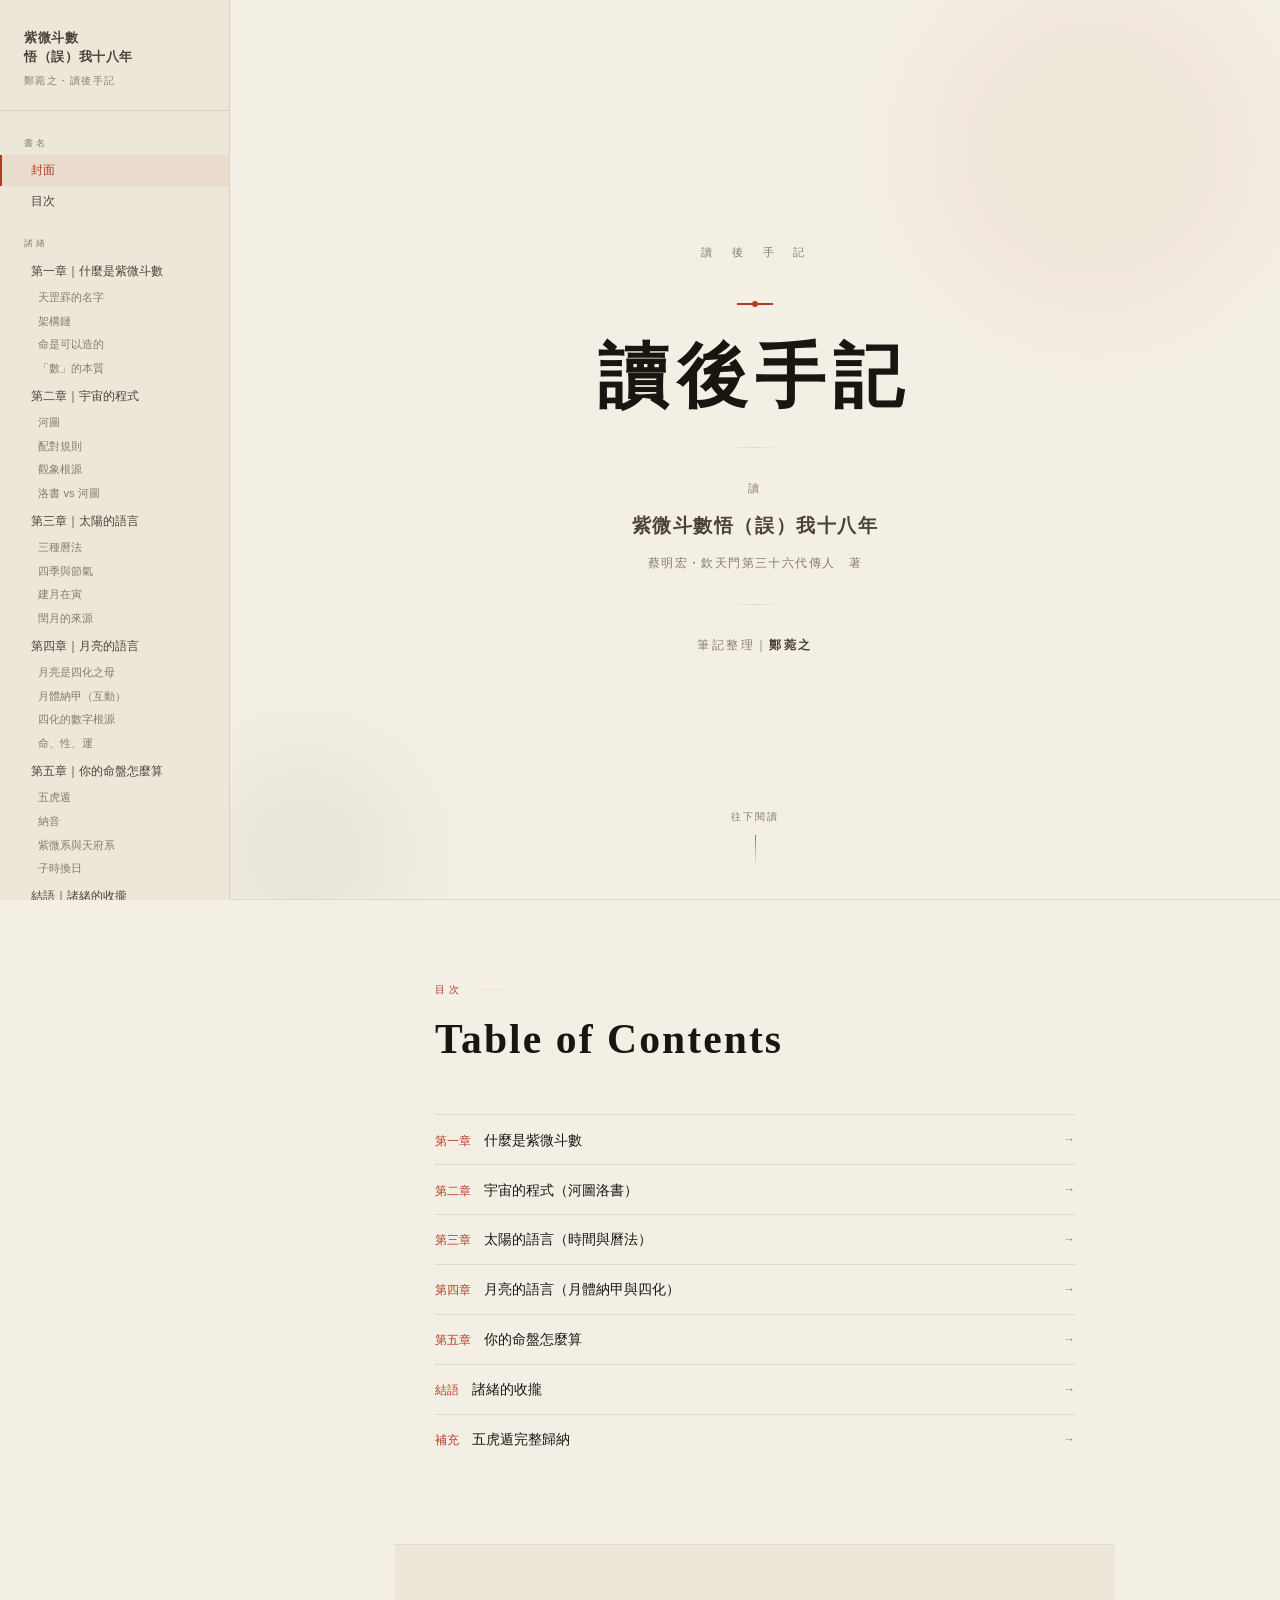
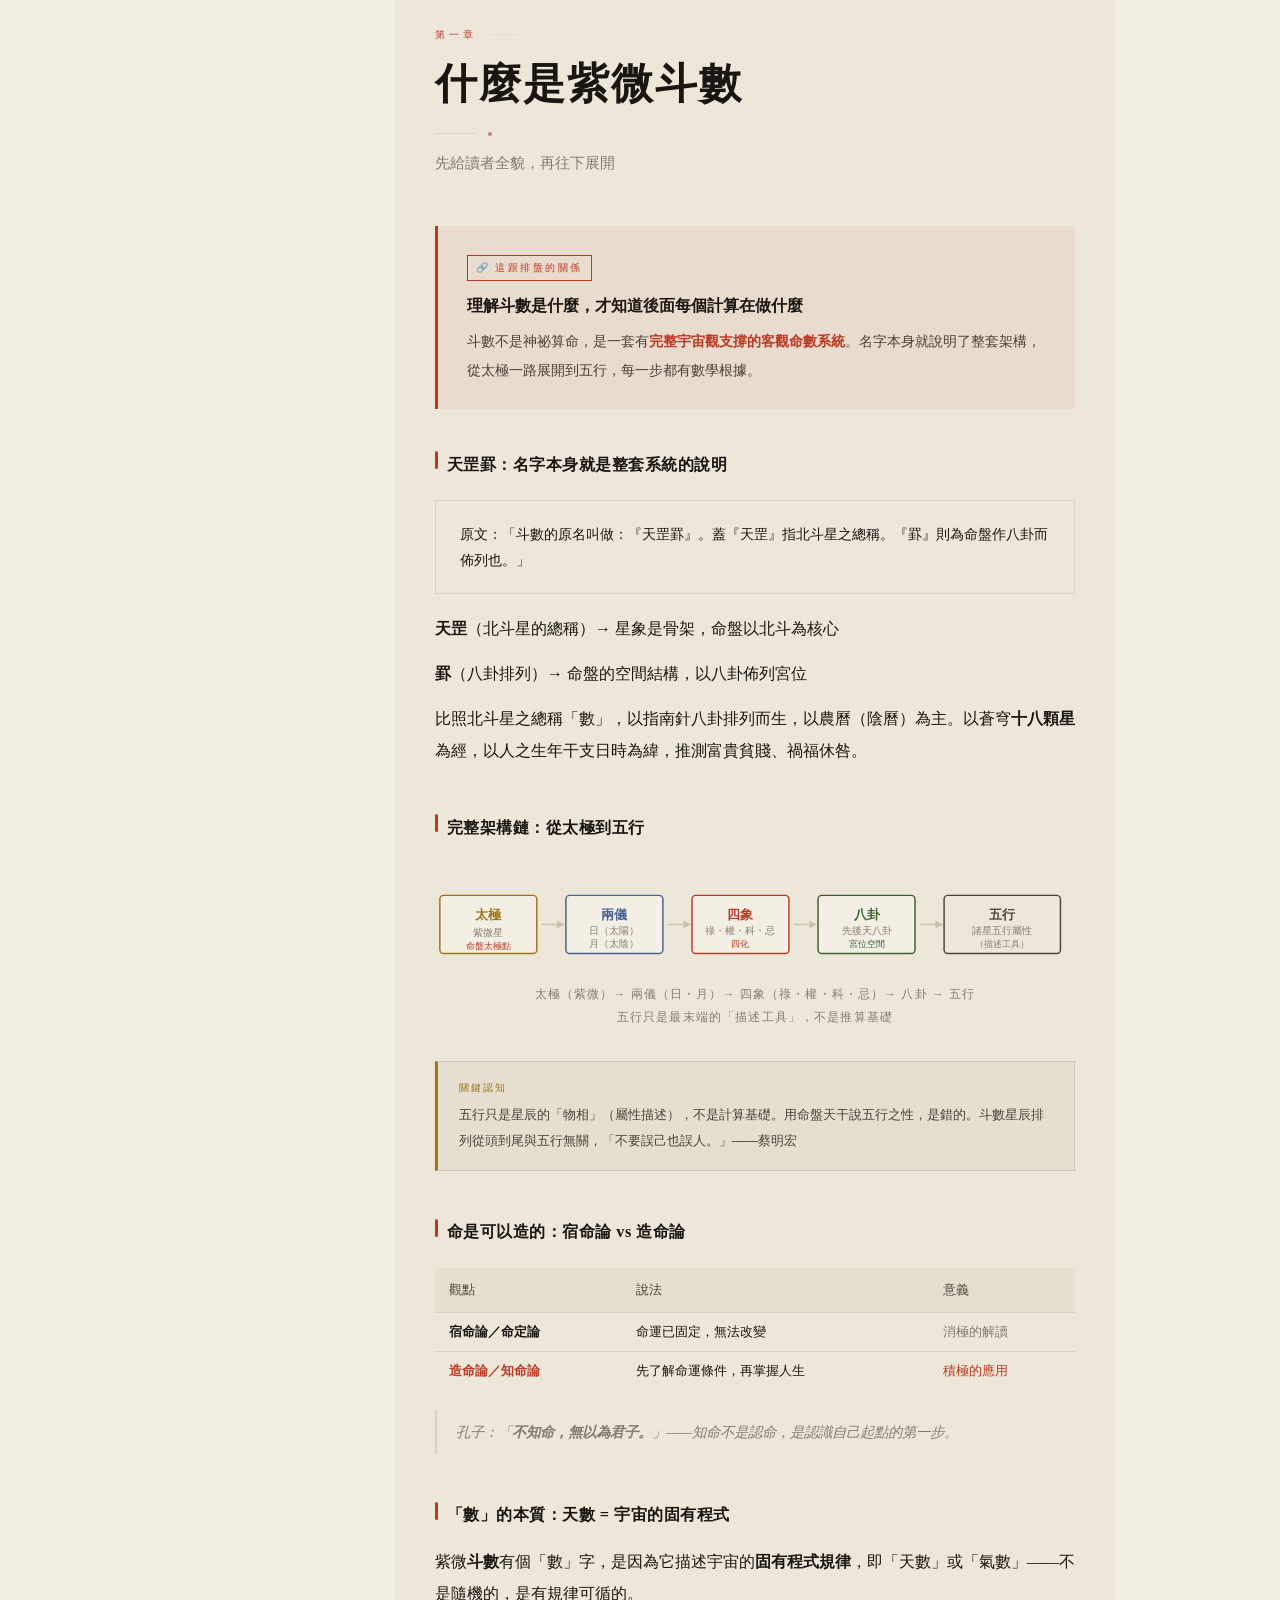
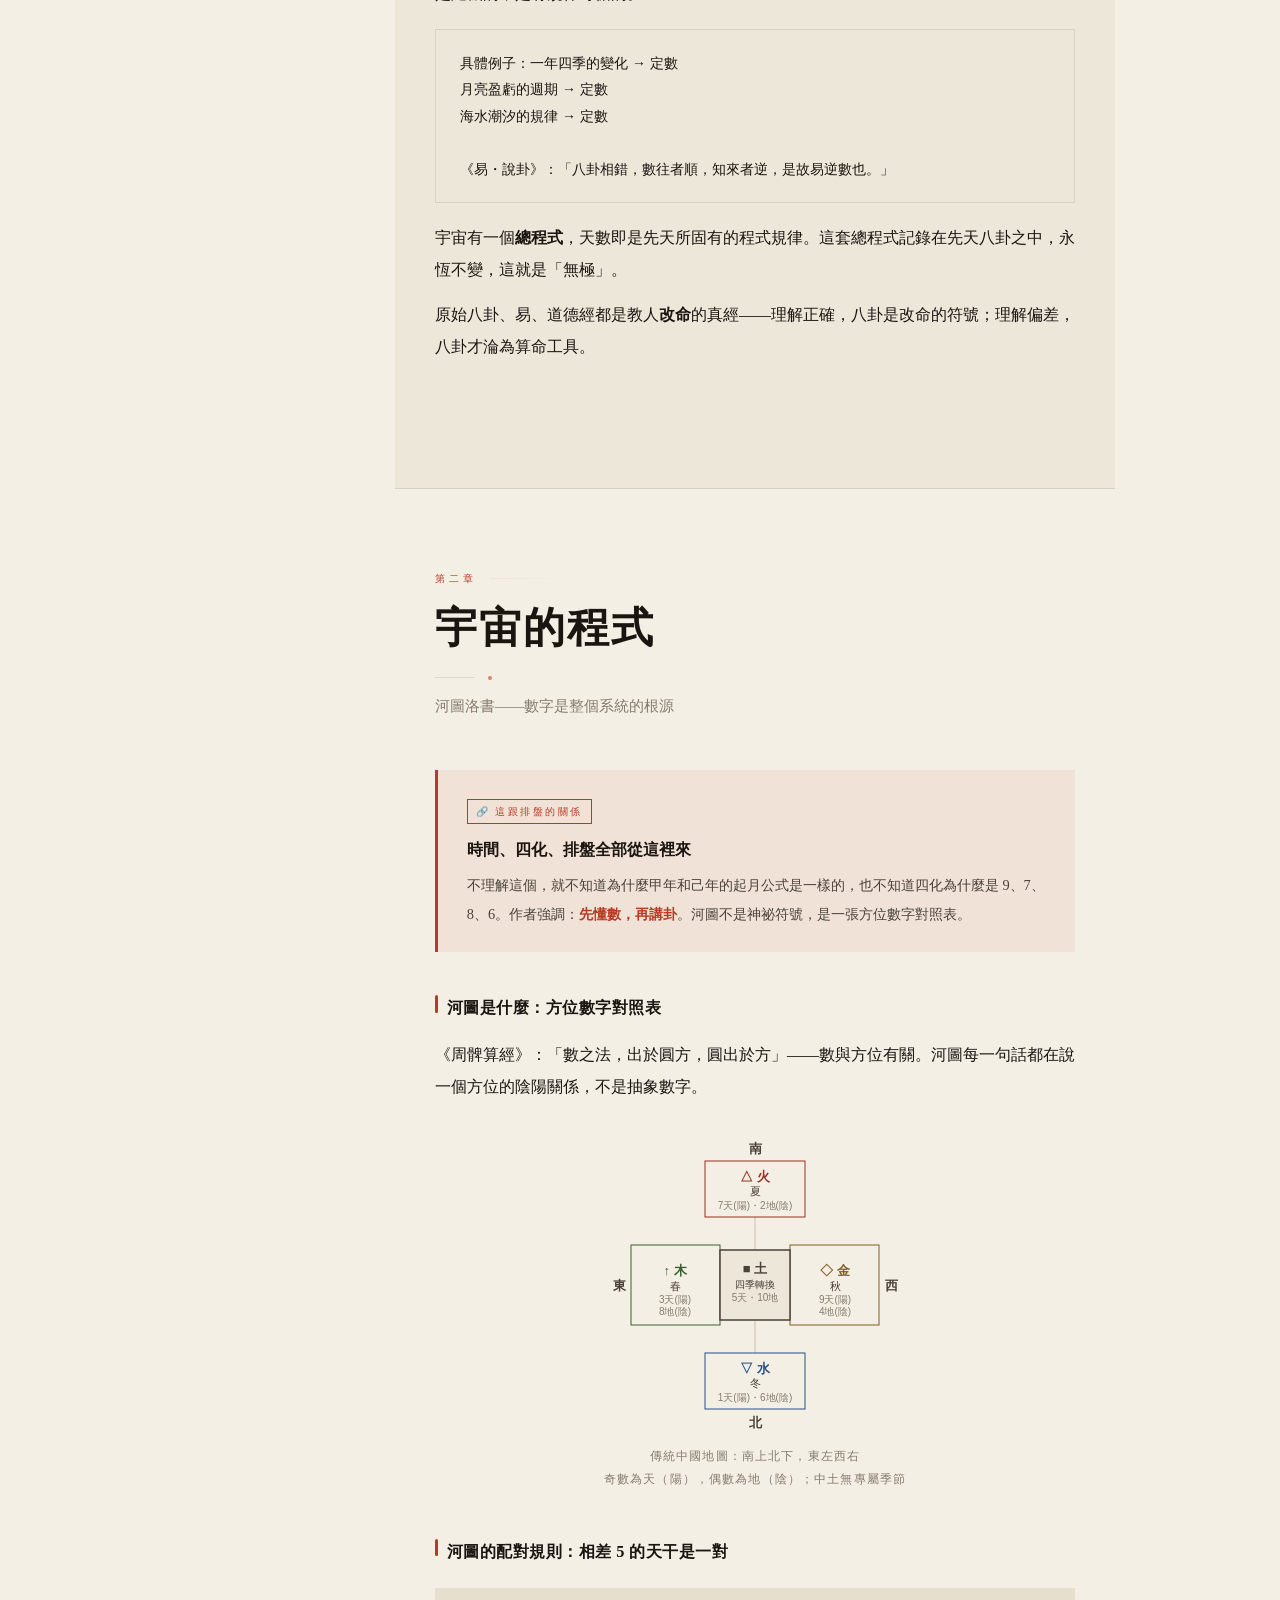
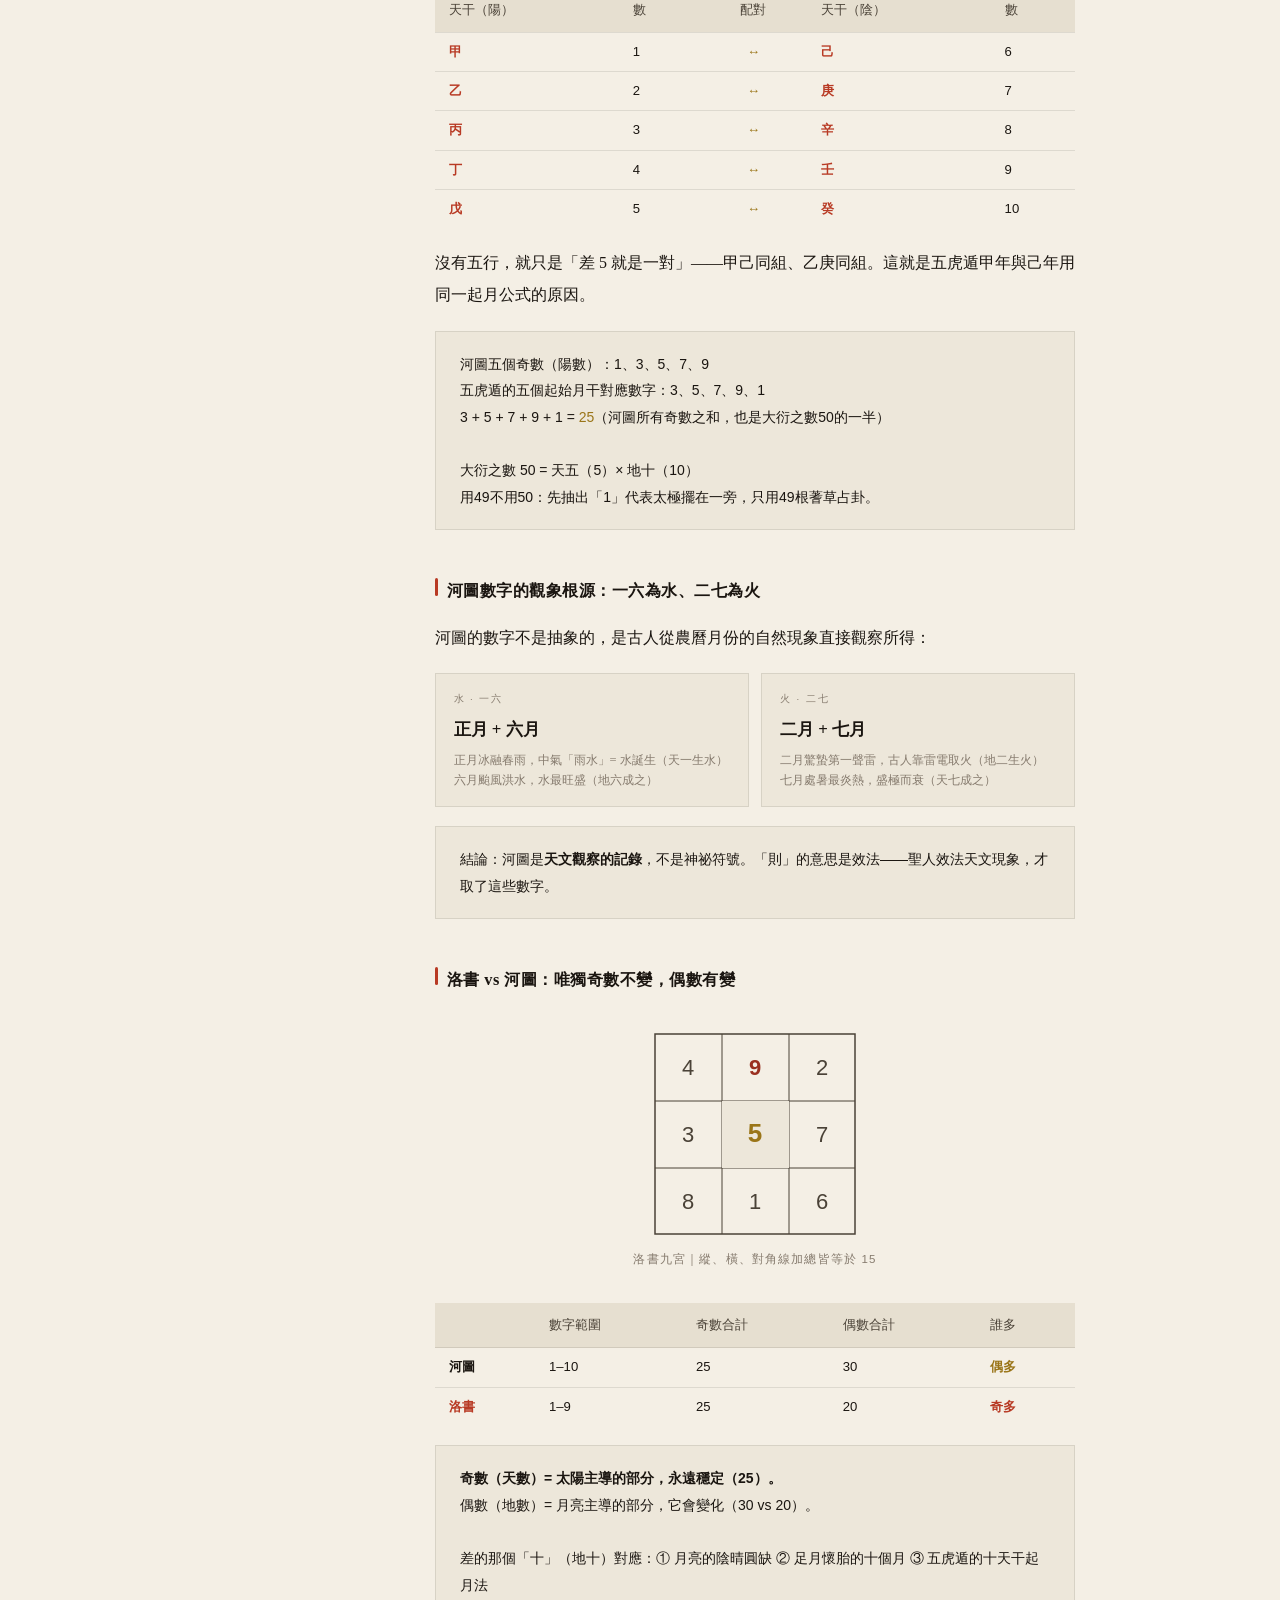
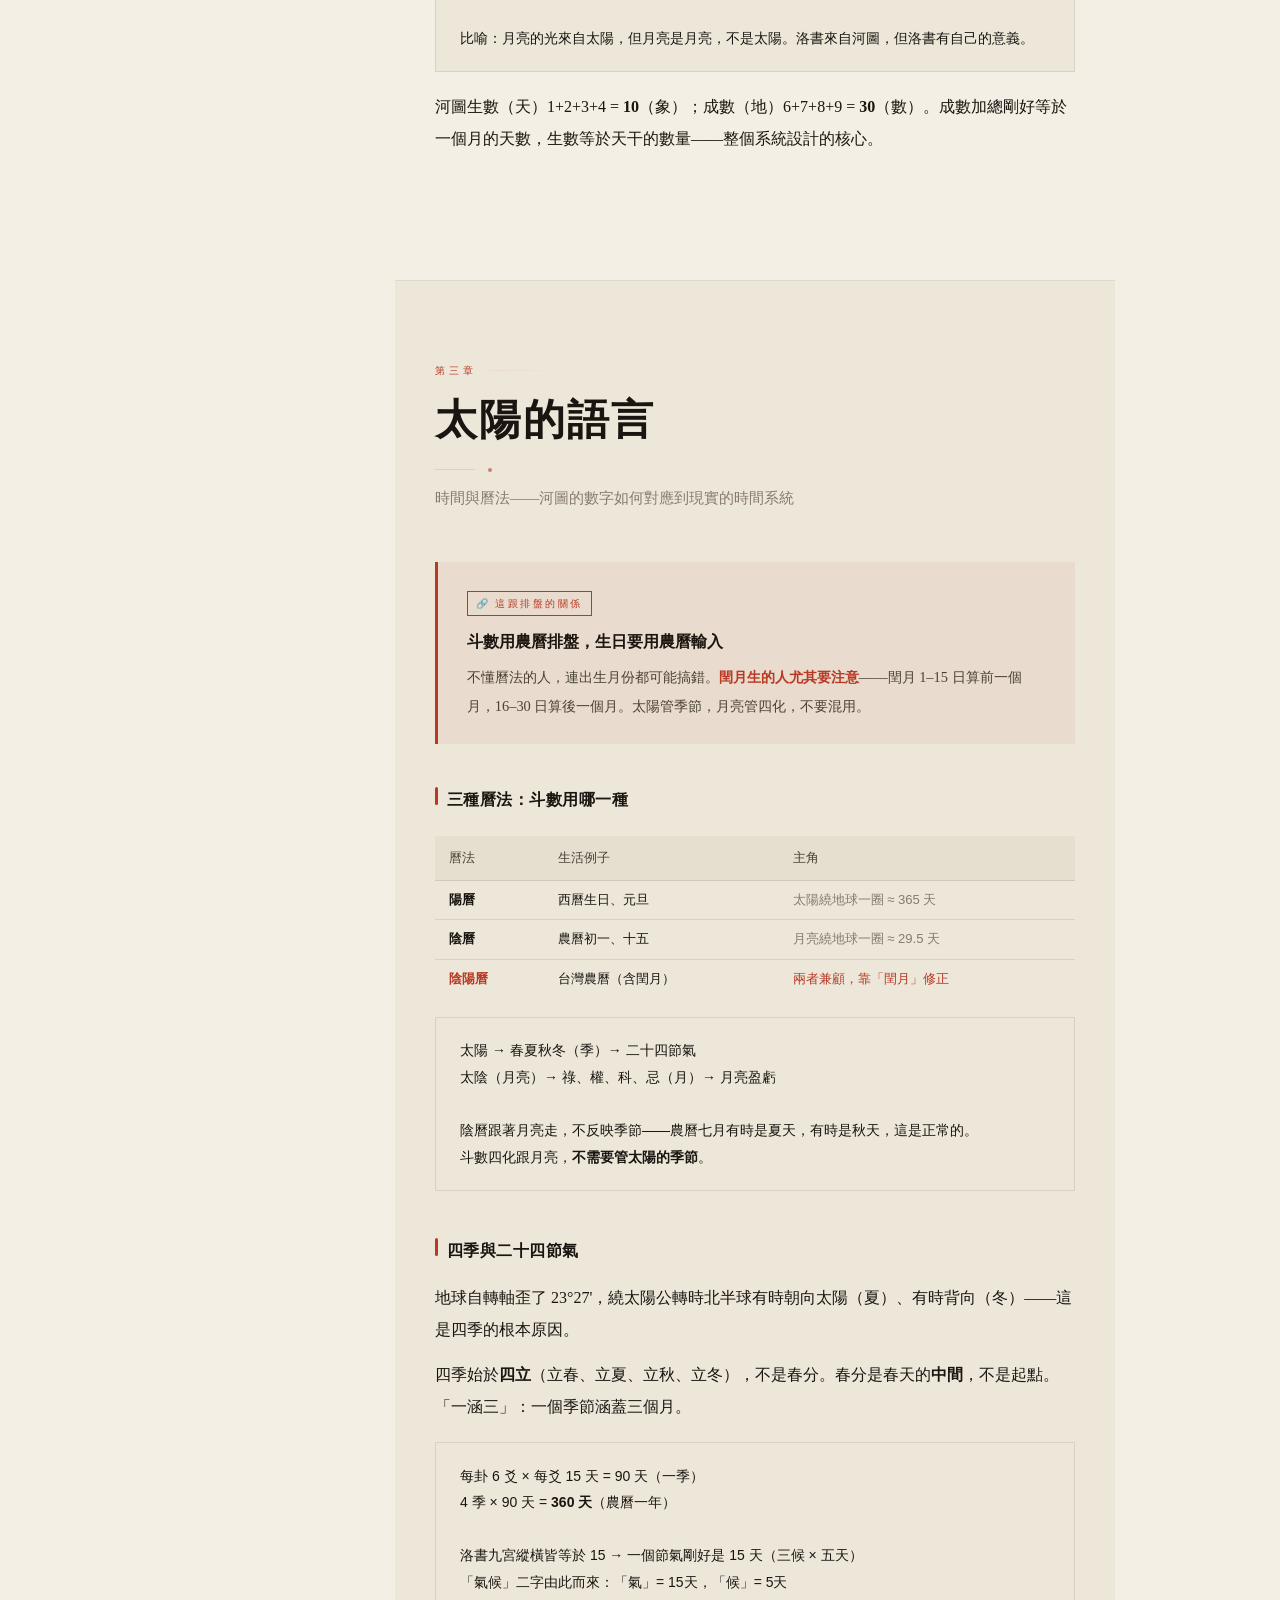
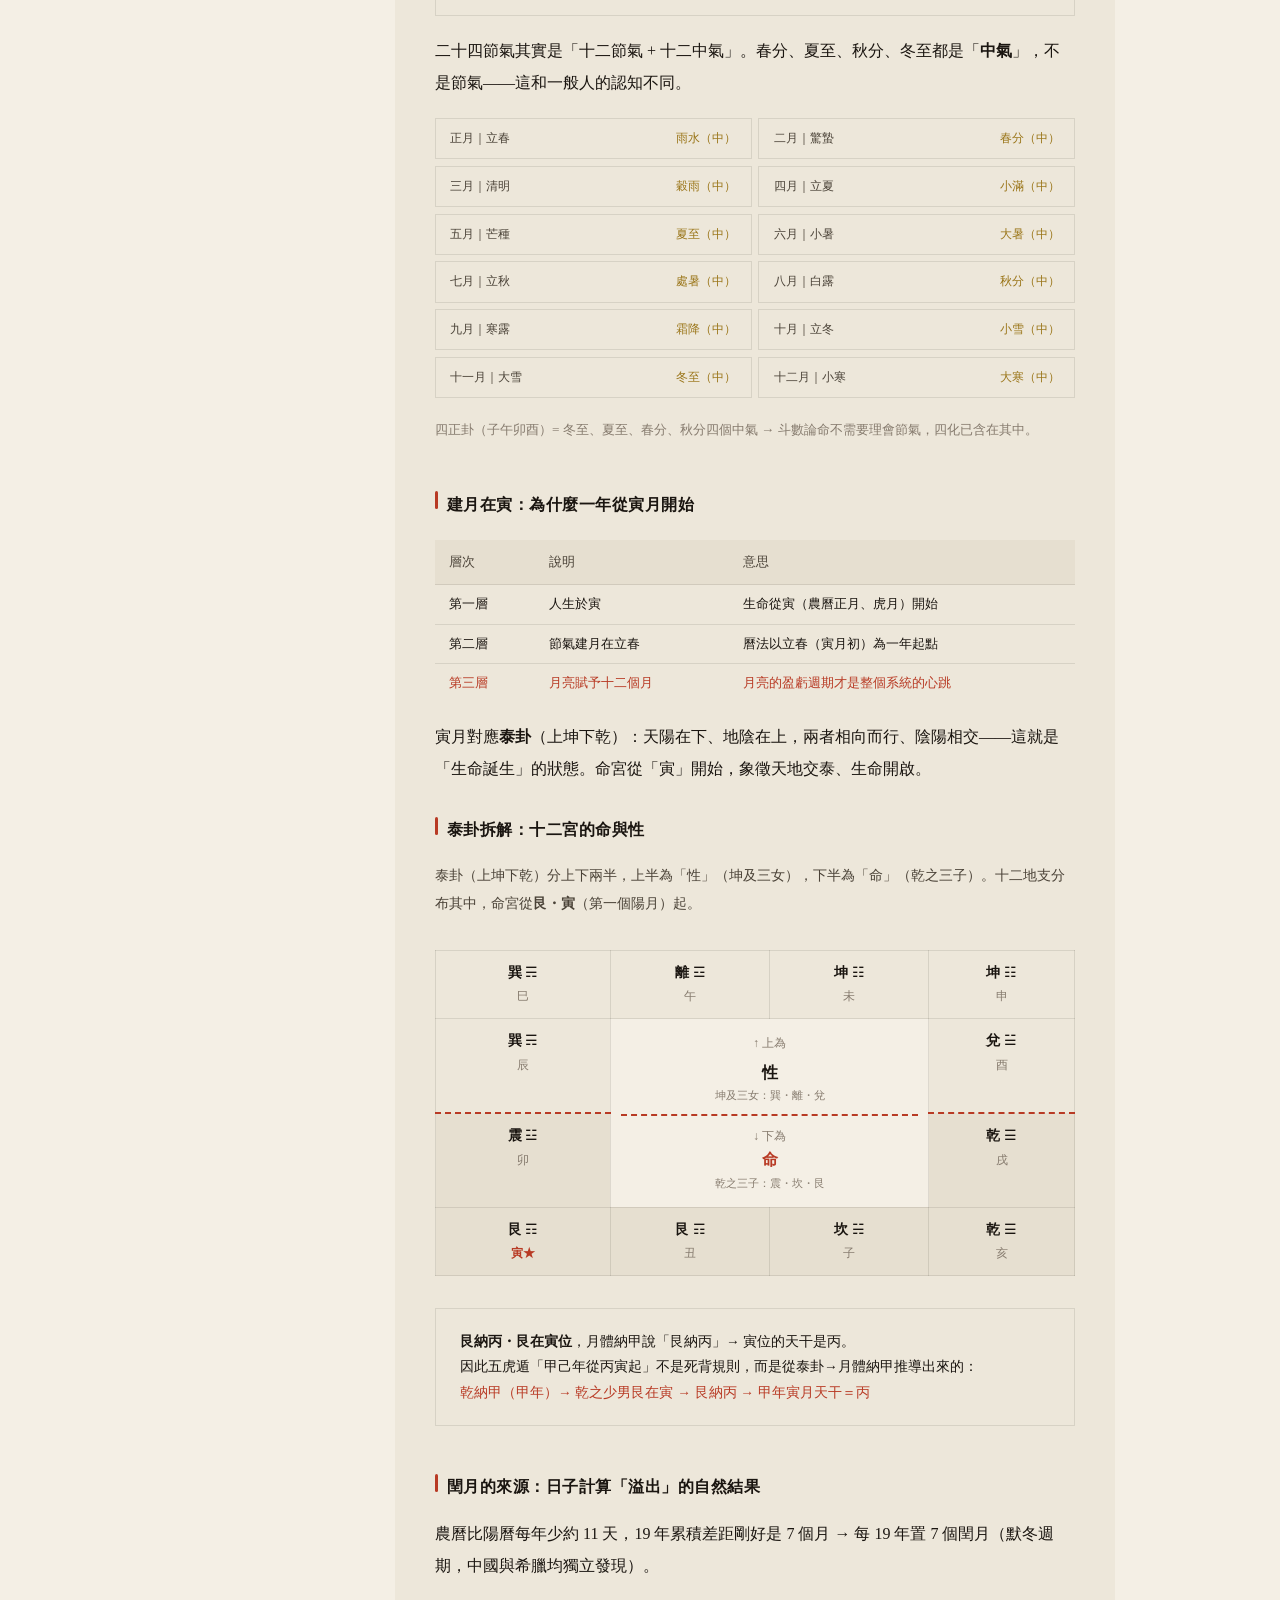
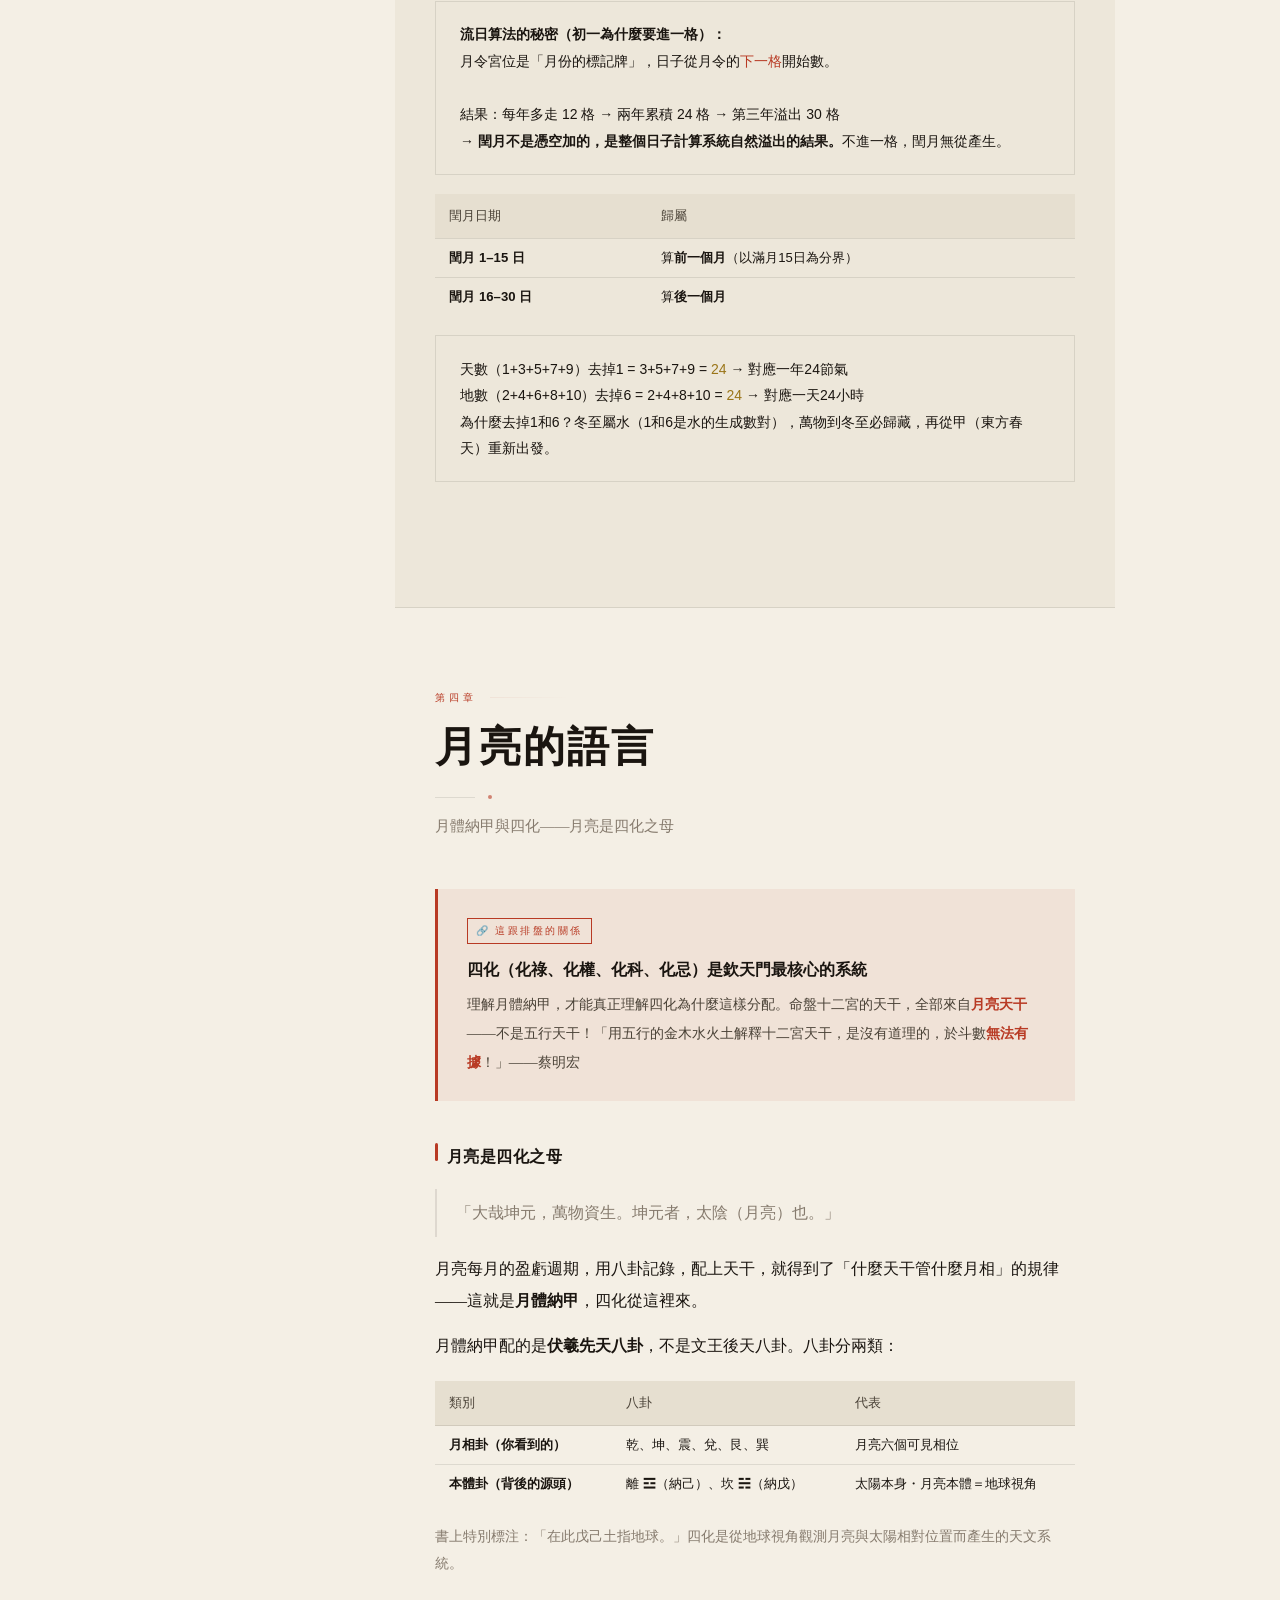
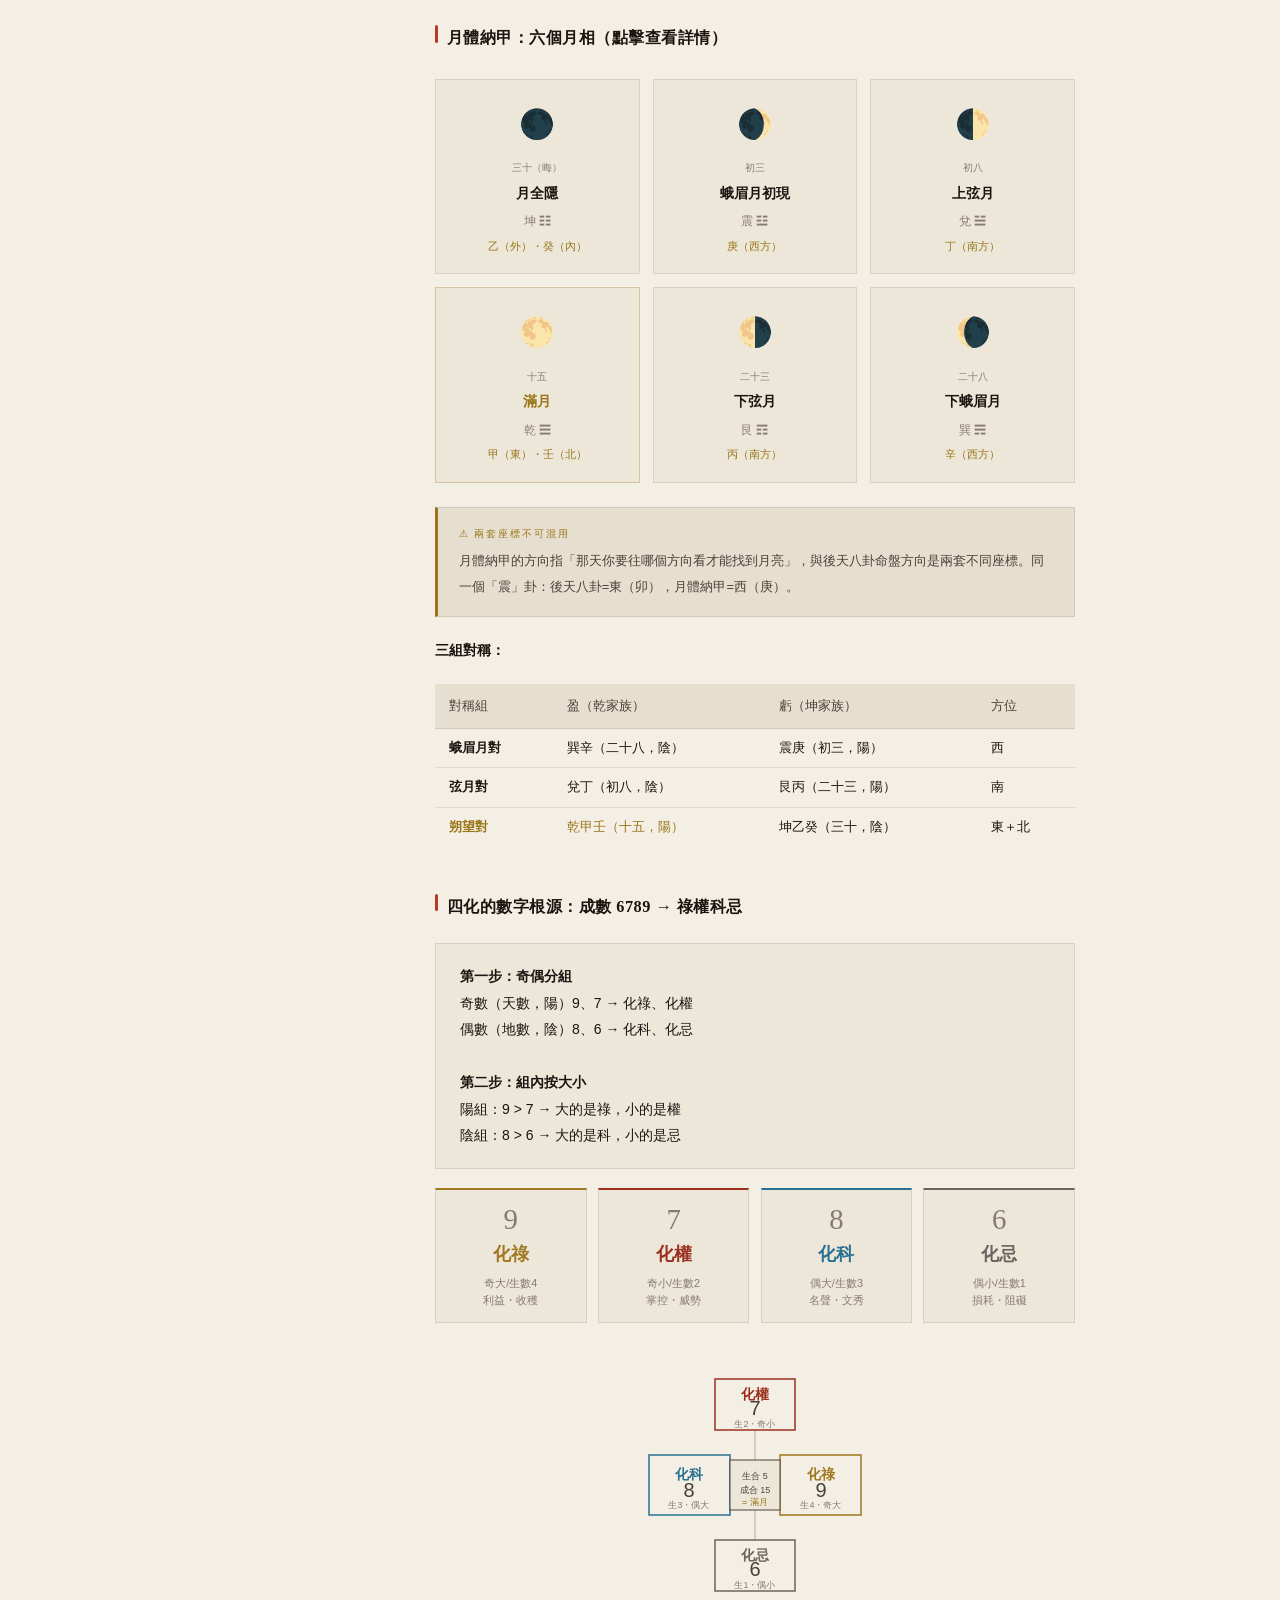
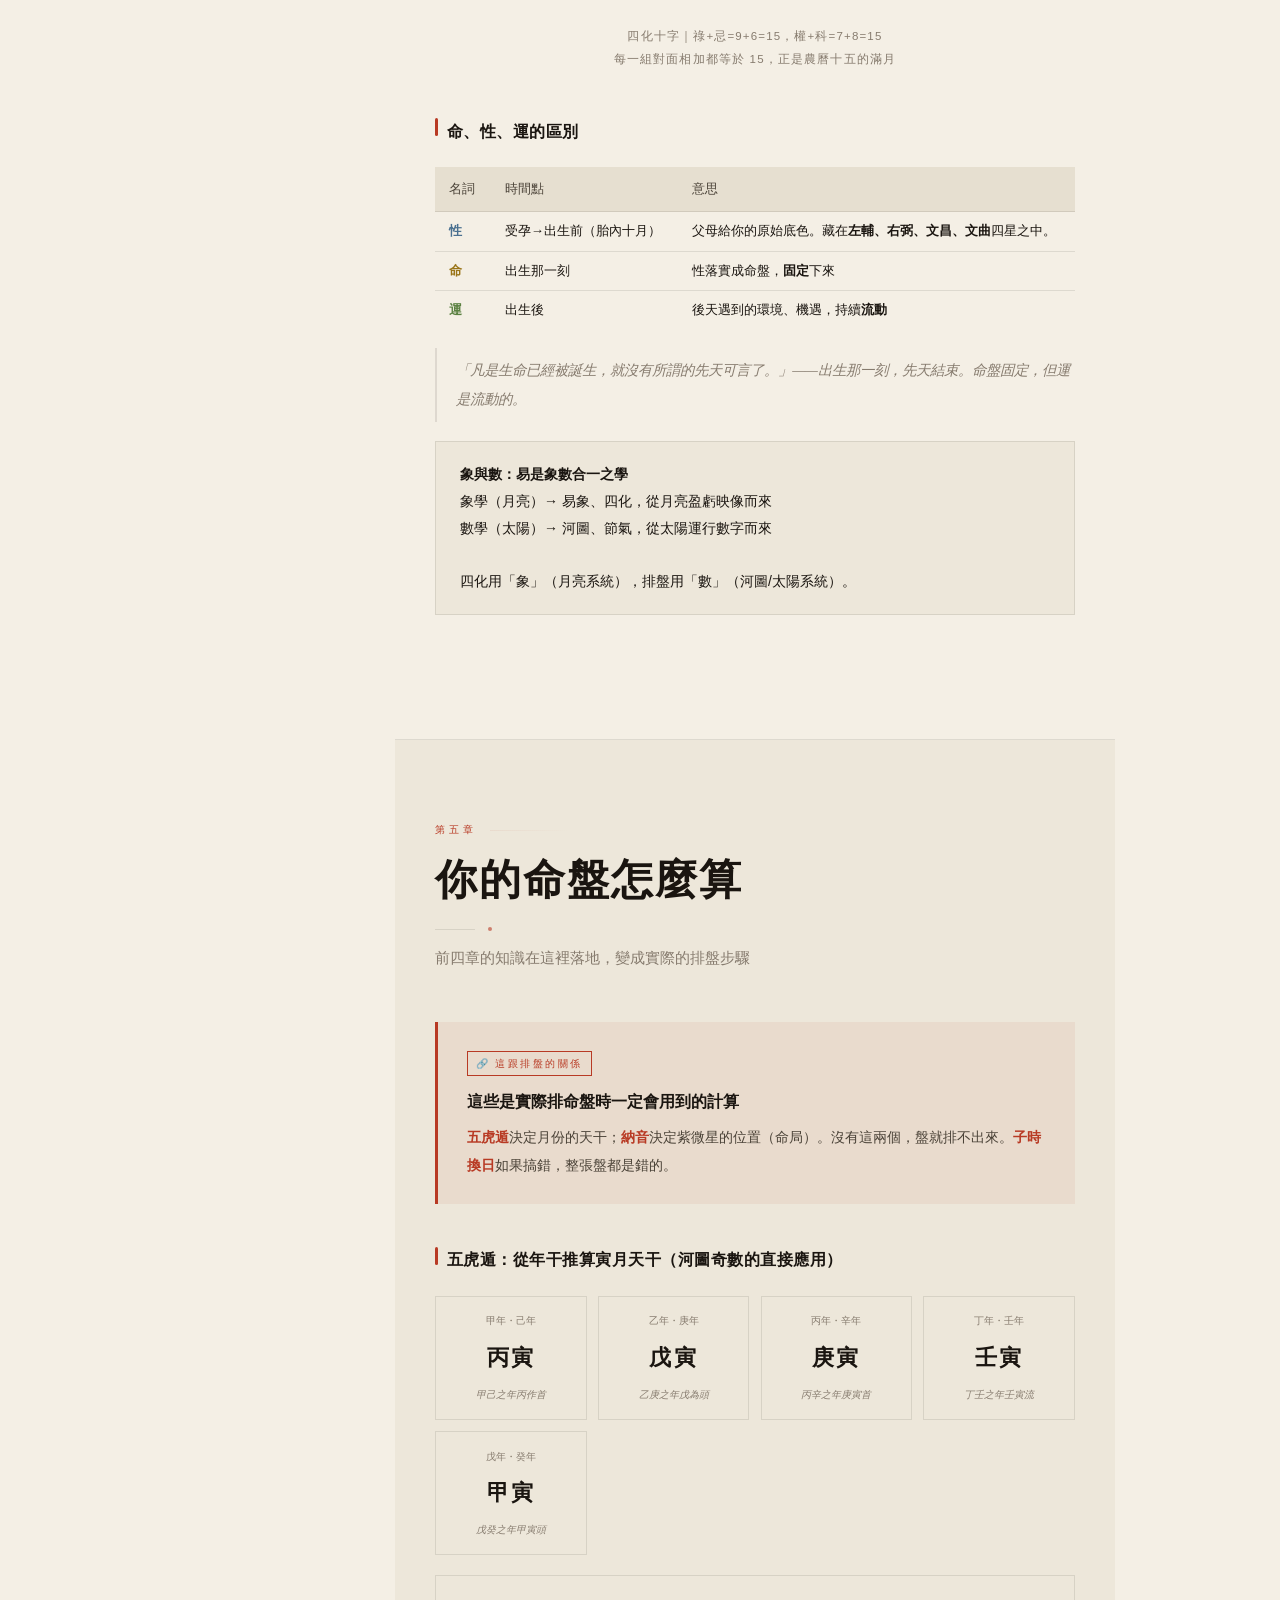
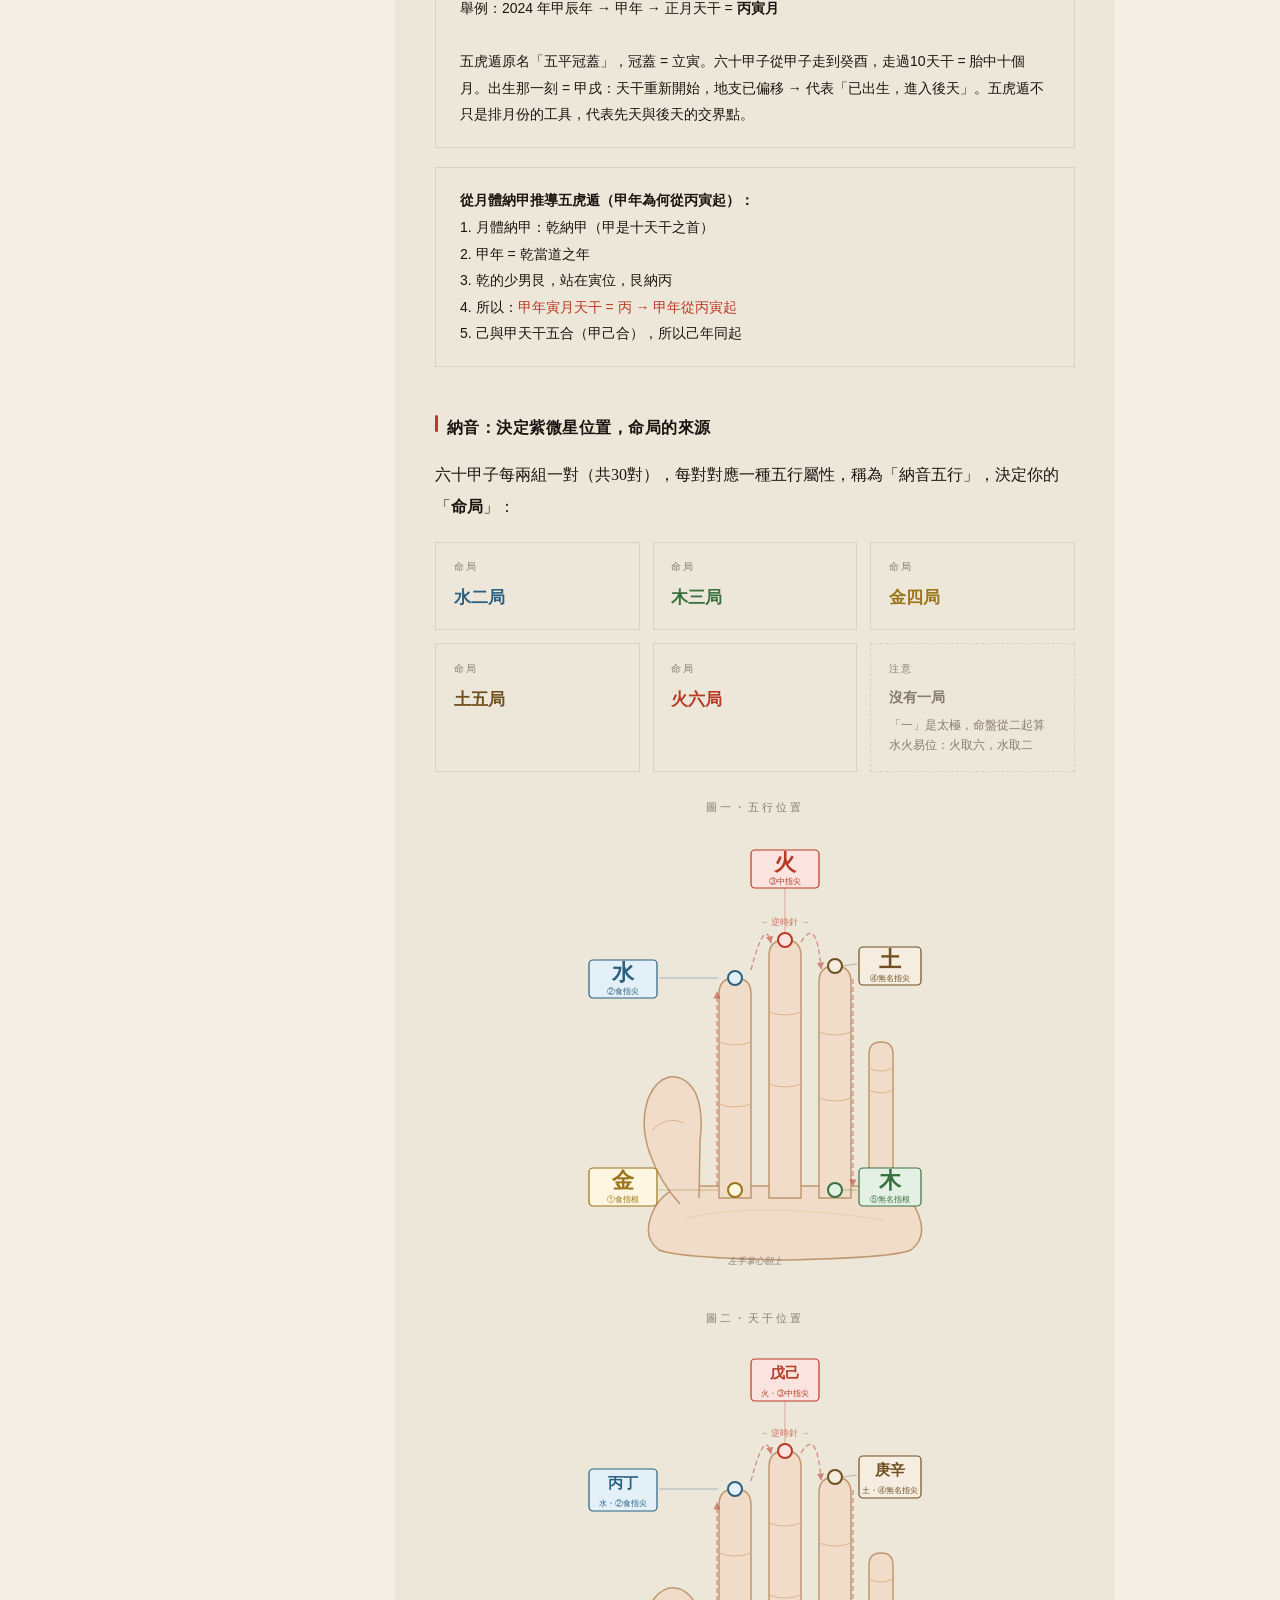
<file: index.html>
<!DOCTYPE html>
<html lang="zh-Hant">
<head>
<meta charset="UTF-8">
<meta name="viewport" content="width=device-width, initial-scale=1.0">
<title>紫微斗數悟（誤）我十八年｜讀後手記</title>
<template id="__bundler_thumbnail" data-bg-color="#f4efe5">
  <svg viewBox="0 0 400 300" xmlns="http://www.w3.org/2000/svg">
    <rect width="400" height="300" fill="#f4efe5"/>
    <rect x="30" y="30" width="3" height="240" fill="#b83a24"/>
    <text x="55" y="90" font-family="serif" font-size="32" font-weight="bold" fill="#1a1510">讀後手記</text>
    <text x="55" y="125" font-family="serif" font-size="13" fill="#867b6e">紫微斗數悟（誤）我十八年</text>
    <line x1="55" y1="145" x2="340" y2="145" stroke="#e6dfd0" stroke-width="1"/>
    <text x="55" y="175" font-family="sans-serif" font-size="11" fill="#b83a24">第一章｜什麼是紫微斗數</text>
    <text x="55" y="197" font-family="sans-serif" font-size="11" fill="#b83a24">第二章｜宇宙的程式</text>
    <text x="55" y="219" font-family="sans-serif" font-size="11" fill="#b83a24">第三章｜太陽的語言</text>
    <text x="55" y="241" font-family="sans-serif" font-size="11" fill="#b83a24">第四章｜月亮的語言</text>
    <text x="55" y="263" font-family="sans-serif" font-size="11" fill="#b83a24">第五章｜你的命盤怎麼算</text>
    <text x="290" y="285" font-family="sans-serif" font-size="10" fill="#867b6e">鄭菀之</text>
  </svg>
</template>
<link rel="preconnect" href="https://fonts.googleapis.com">
<link href="https://fonts.googleapis.com/css2?family=Noto+Serif+TC:wght@300;400;600;700&family=Noto+Sans+TC:wght@300;400;500&display=swap" rel="stylesheet">
<style>
:root{
  --paper:#f4efe5;--paper2:#ede7da;--paper3:#e6dfd0;
  --ink:#1a1510;--ink-mid:#4a4237;--ink-lt:#867b6e;
  --red:#b83a24;--red-lt:rgba(184,58,36,.07);
  --gold:#9a7518;--border:rgba(26,21,16,.1);--sidebar-w:230px;
}
*{box-sizing:border-box;margin:0;padding:0}
html{scroll-behavior:smooth}
body{background:var(--paper);color:var(--ink);font-family:'Noto Serif TC',serif;font-size:16px;line-height:2;display:flex;min-height:100vh}
/* SIDEBAR */
#sidebar{position:fixed;top:0;left:0;bottom:0;width:var(--sidebar-w);background:var(--paper2);border-right:1px solid var(--border);overflow-y:auto;z-index:200;display:flex;flex-direction:column;transition:transform .3s}
#sidebar::-webkit-scrollbar{width:3px}
#sidebar::-webkit-scrollbar-thumb{background:var(--border)}
.sb-brand{padding:1.8rem 1.5rem 1.2rem;border-bottom:1px solid var(--border)}
.sb-title{font-size:.8rem;font-weight:600;letter-spacing:.05em;color:var(--ink-mid);line-height:1.5}
.sb-sub{font-family:'Noto Sans TC',sans-serif;font-size:.62rem;color:var(--ink-lt);letter-spacing:.15em;margin-top:.25rem}
.sb-nav{padding:.8rem 0 2rem;flex:1}
.nav-grp{font-family:'Noto Sans TC',sans-serif;font-size:.58rem;letter-spacing:.35em;color:var(--ink-lt);padding:.6rem 1.5rem .2rem}
.nav-item{display:block;padding:.38rem 1.5rem .38rem 1.8rem;font-family:'Noto Sans TC',sans-serif;font-size:.76rem;color:var(--ink-mid);text-decoration:none;border-left:2px solid transparent;transition:all .2s;line-height:1.5;cursor:pointer}
.nav-item:hover{color:var(--ink);border-left-color:var(--border)}
.nav-item.active{color:var(--red);border-left-color:var(--red);background:var(--red-lt)}
.nav-sub{padding:.25rem 1.5rem .25rem 2.4rem;font-size:.7rem;color:var(--ink-lt);font-family:'Noto Sans TC',sans-serif;text-decoration:none;display:block;transition:color .2s;line-height:1.4;cursor:pointer}
.nav-sub:hover{color:var(--red)}
/* MAIN */
#main{margin-left:var(--sidebar-w);flex:1;max-width:calc(100% - var(--sidebar-w))}
/* COVER */
#cover{min-height:100svh;display:flex;flex-direction:column;align-items:center;justify-content:center;text-align:center;padding:4rem 2rem;position:relative;overflow:hidden;border-bottom:1px solid var(--border)}
.wash{position:absolute;border-radius:50%;pointer-events:none}
.wash1{top:-10%;right:-5%;width:480px;height:480px;background:radial-gradient(ellipse,rgba(154,117,24,.06),rgba(184,58,36,.04) 40%,transparent 70%)}
.wash2{bottom:-15%;left:-10%;width:360px;height:360px;background:radial-gradient(ellipse,rgba(26,21,16,.05),transparent 65%)}
.c-eyebrow{font-family:'Noto Sans TC',sans-serif;font-size:.68rem;letter-spacing:.4em;color:var(--ink-lt);margin-bottom:2.5rem}
.c-stroke{width:36px;height:1.5px;background:var(--red);margin:0 auto 1.8rem;position:relative}
.c-stroke::after{content:'';position:absolute;top:50%;left:50%;transform:translate(-50%,-50%);width:6px;height:6px;border-radius:50%;background:var(--red)}
.c-title{font-size:clamp(2.8rem,5.5vw,4.6rem);font-weight:700;letter-spacing:.12em;line-height:1.2;color:var(--ink)}
.c-div{width:50px;height:1px;background:linear-gradient(to right,transparent,var(--border),transparent);margin:1.8rem auto}
.c-book{font-size:clamp(.95rem,1.8vw,1.2rem);font-weight:600;letter-spacing:.08em;color:var(--ink-mid)}
.c-auth{font-family:'Noto Sans TC',sans-serif;font-size:.72rem;color:var(--ink-lt);letter-spacing:.12em;margin-top:.4rem}
.c-writer{font-family:'Noto Sans TC',sans-serif;font-size:.75rem;letter-spacing:.2em;color:var(--ink-lt);margin-top:1.8rem}
.c-writer strong{color:var(--ink-mid)}
.c-hint{position:absolute;bottom:2rem;font-family:'Noto Sans TC',sans-serif;font-size:.62rem;letter-spacing:.2em;color:var(--ink-lt);display:flex;flex-direction:column;align-items:center;gap:.5rem}
.hint-ln{width:1px;height:32px;background:linear-gradient(to bottom,var(--ink-lt),transparent)}
/* SECTIONS */
.sec-wrap{max-width:720px;margin:0 auto;padding:5rem 2.5rem;border-bottom:1px solid var(--border)}
.sec-wrap.alt{background:var(--paper2)}
/* CH HEADER */
.ch-hd{margin-bottom:3rem}
.ch-num{font-family:'Noto Sans TC',sans-serif;font-size:.62rem;letter-spacing:.4em;color:var(--red);margin-bottom:.9rem;display:flex;align-items:center;gap:.8rem}
.ch-num::after{content:'';flex:1;height:1px;background:linear-gradient(to right,var(--red-lt),transparent);max-width:80px}
.ch-title{font-size:clamp(1.8rem,3.5vw,2.6rem);font-weight:700;letter-spacing:.05em;line-height:1.25}
.ch-sub{margin-top:.8rem;font-weight:300;font-size:.92rem;color:var(--ink-lt)}
.ch-rule{margin-top:1.3rem;display:flex;align-items:center;gap:.8rem}
.rule-line{height:1px;width:40px;background:var(--border)}
.rule-dot{width:4px;height:4px;border-radius:50%;background:var(--red);opacity:.6}
/* BLOCKS */
.blk{margin-bottom:2.8rem}
.blk-title{font-size:1.02rem;font-weight:600;color:var(--ink);margin-bottom:.9rem;display:flex;align-items:flex-start;gap:.55rem;letter-spacing:.03em}
.blk-title::before{content:'';display:block;width:3px;min-height:1.1em;margin-top:.16em;background:var(--red);border-radius:2px;flex-shrink:0}
p{margin-bottom:.8rem}p:last-child{margin-bottom:0}
/* PANBANG */
.pb{margin:2.5rem 0;border-left:3px solid var(--red);background:var(--red-lt);padding:1.5rem 1.8rem}
.pb-stamp{display:inline-flex;align-items:center;gap:.4rem;border:1px solid var(--red);color:var(--red);font-family:'Noto Sans TC',sans-serif;font-size:.62rem;letter-spacing:.25em;padding:.18em .8em;margin-bottom:.8rem}
.pb-head{font-size:1rem;font-weight:600;color:var(--ink);margin-bottom:.5rem;line-height:1.6}
.pb p{font-size:.9rem;color:var(--ink-mid)}
.pb strong{color:var(--red)}
/* TABLES */
.tbl{overflow-x:auto;margin:1.2rem 0}
table{width:100%;border-collapse:collapse;font-family:'Noto Sans TC',sans-serif;font-size:.82rem}
th{background:var(--paper3);color:var(--ink-mid);font-weight:500;padding:.55rem .9rem;text-align:left;border-bottom:1.5px solid var(--border);white-space:nowrap}
td{padding:.5rem .9rem;border-bottom:1px solid var(--border);vertical-align:top;line-height:1.7}
tr:last-child td{border-bottom:none}
.td-k{font-weight:600;color:var(--ink);white-space:nowrap}
.td-r{color:var(--red);font-weight:600}
.td-g{color:var(--gold);font-weight:600}
/* CALLOUT */
.box{background:var(--paper2);border:1px solid var(--border);padding:1.2rem 1.5rem;margin:1.2rem 0;font-family:'Noto Sans TC',sans-serif;font-size:.875rem;line-height:1.9}
.box .red{color:var(--red)}.box .gold{color:var(--gold)}
.qt{border-left:2px solid var(--border);padding:.5rem 0 .5rem 1.2rem;color:var(--ink-lt);margin:1rem 0;font-size:.9rem;font-style:italic}
.warn{background:var(--paper3);border:1px solid var(--border);border-left:3px solid var(--gold);padding:1rem 1.3rem;margin:1rem 0;font-family:'Noto Sans TC',sans-serif;font-size:.82rem;color:var(--ink-mid)}
.warn .lbl{font-size:.6rem;letter-spacing:.2em;color:var(--gold);margin-bottom:.3rem}
/* GRID */
.grid{display:grid;grid-template-columns:repeat(auto-fit,minmax(180px,1fr));gap:.8rem;margin:1.2rem 0}
.card{background:var(--paper2);border:1px solid var(--border);padding:.9rem 1.1rem}
.card-lbl{font-family:'Noto Sans TC',sans-serif;font-size:.6rem;letter-spacing:.2em;color:var(--ink-lt);margin-bottom:.3rem}
.card-val{font-size:1.05rem;font-weight:600;color:var(--ink)}
.card-desc{font-size:.78rem;color:var(--ink-lt);margin-top:.3rem;line-height:1.6}
/* DIAGRAM */
.dg{margin:2rem 0;display:flex;flex-direction:column;align-items:center;gap:.6rem}
.dg-cap{font-family:'Noto Sans TC',sans-serif;font-size:.72rem;color:var(--ink-lt);letter-spacing:.1em;text-align:center}
.dg svg{max-width:100%;height:auto}
/* SIHUA */
.sihua{display:grid;grid-template-columns:repeat(4,1fr);gap:.7rem;margin:1.2rem 0}
.sh{background:var(--paper2);border:1px solid var(--border);padding:.9rem .7rem;text-align:center;border-top:2px solid transparent}
.sh-lu{border-top-color:#a07820}.sh-quan{border-top-color:#9a3020}.sh-ke{border-top-color:#2a7090}.sh-ji{border-top-color:#6a6460}
.sh-num{font-size:1.8rem;font-weight:300;color:var(--ink-lt);line-height:1}
.sh-name{font-size:1.1rem;font-weight:700;margin:.2rem 0}
.sh-lu .sh-name{color:#a07820}.sh-quan .sh-name{color:#9a3020}.sh-ke .sh-name{color:#2a7090}.sh-ji .sh-name{color:#6a6460}
.sh-desc{font-family:'Noto Sans TC',sans-serif;font-size:.68rem;color:var(--ink-lt);line-height:1.5}
/* TIGERS */
.tigers{display:grid;grid-template-columns:repeat(auto-fit,minmax(120px,1fr));gap:.7rem;margin:1.2rem 0}
.tc{background:var(--paper2);border:1px solid var(--border);padding:.9rem .8rem;text-align:center}
.tc-year{font-family:'Noto Sans TC',sans-serif;font-size:.62rem;color:var(--ink-lt);margin-bottom:.3rem}
.tc-res{font-size:1.4rem;font-weight:700;color:var(--ink);letter-spacing:.1em}
.tc-rule{font-size:.62rem;color:var(--ink-lt);margin-top:.25rem;font-style:italic}
/* SOLAR */
.solar{display:grid;grid-template-columns:repeat(2,1fr);gap:.4rem;margin:1.2rem 0}
.solar-item{background:var(--paper2);border:1px solid var(--border);padding:.45rem .9rem;display:flex;justify-content:space-between;align-items:center;font-family:'Noto Sans TC',sans-serif;font-size:.78rem}
.jie{color:var(--ink-mid)}.zhong{color:var(--gold)}
/* INTERACTIVE MOON */
.moon-grid{display:grid;grid-template-columns:repeat(3,1fr);gap:.8rem;margin:1.5rem 0}
.moon-card{background:var(--paper2);border:1.5px solid var(--border);padding:1rem .8rem;text-align:center;cursor:pointer;transition:all .2s;position:relative}
.moon-card:hover,.moon-card.active{border-color:var(--gold);background:rgba(154,117,24,.06)}
.moon-card.active::after{content:'▼';position:absolute;bottom:-10px;left:50%;transform:translateX(-50%);font-size:.5rem;color:var(--gold)}
.moon-ico{font-size:1.8rem;display:block;margin-bottom:.3rem}
.moon-date{font-family:'Noto Sans TC',sans-serif;font-size:.6rem;color:var(--ink-lt)}
.moon-name{font-size:.85rem;font-weight:600;margin:.15rem 0}
.moon-gua{font-size:.75rem;color:var(--ink-lt)}
.moon-tian{font-size:.7rem;color:var(--gold);margin-top:.1rem}
.moon-detail{display:none;background:rgba(154,117,24,.06);border:1px solid rgba(154,117,24,.3);padding:1.2rem 1.5rem;margin-top:.5rem;font-family:'Noto Sans TC',sans-serif;font-size:.82rem;line-height:1.8;color:var(--ink-mid)}
.moon-detail.show{display:block}
.moon-detail strong{color:var(--ink)}
/* TOC */
.toc-item{display:flex;justify-content:space-between;align-items:center;padding:.65rem 0;border-bottom:1px solid var(--border);text-decoration:none;color:var(--ink);font-size:.88rem}
.toc-item:last-child{border-bottom:none}
.toc-item:hover{color:var(--red)}
.toc-tag{color:var(--red);margin-right:.8rem;font-family:'Noto Sans TC',sans-serif;font-size:.72rem}
.toc-arr{color:var(--ink-lt);font-family:'Noto Sans TC',sans-serif;font-size:.72rem}
/* LOOP */
.loop-step{display:flex;gap:1.2rem;align-items:flex-start;opacity:0;transform:translateY(10px);transition:opacity .5s,transform .5s}
.loop-step.vis{opacity:1;transform:none}
.loop-col{display:flex;flex-direction:column;align-items:center;flex-shrink:0;width:20px}
.loop-dot{width:10px;height:10px;border-radius:50%;border:1.5px solid var(--red);background:var(--paper);margin-top:.45rem;flex-shrink:0;transition:background .4s}
.loop-step.vis .loop-dot{background:var(--red)}
.loop-conn{width:1px;flex:1;min-height:2rem;background:linear-gradient(to bottom,rgba(184,58,36,.3),transparent);margin-top:2px}
.loop-body{padding-bottom:2rem}
.loop-lbl{font-family:'Noto Sans TC',sans-serif;font-size:.6rem;letter-spacing:.25em;color:var(--red);margin-bottom:.2rem}
.loop-text{font-size:1rem;font-weight:600;color:var(--ink)}
.loop-sub{font-size:.82rem;color:var(--ink-lt);margin-top:.2rem;line-height:1.7}
/* ANIM */
.fi{opacity:0;transform:translateY(16px);transition:opacity .6s,transform .6s}
.fi.vis{opacity:1;transform:none}
#prog{position:fixed;top:0;left:var(--sidebar-w);right:0;height:2px;background:linear-gradient(to right,var(--red),var(--gold));z-index:999;transform-origin:left;transform:scaleX(0);transition:transform .1s}
#mbtn{display:none;position:fixed;top:.9rem;left:.9rem;z-index:300;background:var(--paper);border:1px solid var(--border);padding:.45rem .65rem;cursor:pointer;font-size:1rem}
#ov{display:none;position:fixed;inset:0;background:rgba(0,0,0,.3);z-index:150}
@media(max-width:768px){
  #sidebar{transform:translateX(-100%)}
  #sidebar.open{transform:translateX(0)}
  #main{margin-left:0;max-width:100%}
  #prog{left:0}
  #mbtn{display:block}
  #ov.open{display:block}
  .sec-wrap{padding:3.5rem 1.2rem}
  .sihua{grid-template-columns:repeat(2,1fr)}
  .solar{grid-template-columns:1fr}
  .moon-grid{grid-template-columns:repeat(2,1fr)}
}
</style>
</head>
<body>
<div id="prog"></div>
<button id="mbtn">☰</button>
<div id="ov"></div>

<!-- SIDEBAR -->
<nav id="sidebar">
  <div class="sb-brand">
    <div class="sb-title">紫微斗數<br>悟（誤）我十八年</div>
    <div class="sb-sub">鄭菀之・讀後手記</div>
  </div>
  <div class="sb-nav">
    <div class="nav-grp">書名</div>
    <a class="nav-item" href="#cover">封面</a>
    <a class="nav-item" href="#toc">目次</a>
    <div class="nav-grp" style="margin-top:.5rem">諸緒</div>
    <a class="nav-item" href="#ch1">第一章｜什麼是紫微斗數</a>
    <a class="nav-sub" href="#ch1-name">天罡罫的名字</a>
    <a class="nav-sub" href="#ch1-chain">架構鏈</a>
    <a class="nav-sub" href="#ch1-ming">命是可以造的</a>
    <a class="nav-sub" href="#ch1-shu">「數」的本質</a>
    <a class="nav-item" href="#ch2">第二章｜宇宙的程式</a>
    <a class="nav-sub" href="#ch2-hetu">河圖</a>
    <a class="nav-sub" href="#ch2-pair">配對規則</a>
    <a class="nav-sub" href="#ch2-obs">觀象根源</a>
    <a class="nav-sub" href="#ch2-luo">洛書 vs 河圖</a>
    <a class="nav-item" href="#ch3">第三章｜太陽的語言</a>
    <a class="nav-sub" href="#ch3-li">三種曆法</a>
    <a class="nav-sub" href="#ch3-ji">四季與節氣</a>
    <a class="nav-sub" href="#ch3-yin">建月在寅</a>
    <a class="nav-sub" href="#ch3-run">閏月的來源</a>
    <a class="nav-item" href="#ch4">第四章｜月亮的語言</a>
    <a class="nav-sub" href="#ch4-mother">月亮是四化之母</a>
    <a class="nav-sub" href="#ch4-najia">月體納甲（互動）</a>
    <a class="nav-sub" href="#ch4-sihua">四化的數字根源</a>
    <a class="nav-sub" href="#ch4-myy">命、性、運</a>
    <a class="nav-item" href="#ch5">第五章｜你的命盤怎麼算</a>
    <a class="nav-sub" href="#ch5-tiger">五虎遁</a>
    <a class="nav-sub" href="#ch5-nayin">納音</a>
    <a class="nav-sub" href="#ch5-stars">紫微系與天府系</a>
    <a class="nav-sub" href="#ch5-zi">子時換日</a>
    <a class="nav-item" href="#epilogue">結語｜諸緒的收攏</a>
    <a class="nav-sub" href="#wuhudun">五虎遁完整歸納</a>
  </div>
</nav>

<!-- MAIN -->
<main id="main">

<!-- 封面 -->
<section id="cover" style="min-height:100svh;display:flex;flex-direction:column;align-items:center;justify-content:center;text-align:center;padding:4rem 2rem;position:relative;overflow:hidden;border-bottom:1px solid var(--border)">
  <div class="wash wash1"></div>
  <div class="wash wash2"></div>
  <div style="position:relative;z-index:2">
    <div class="c-eyebrow">讀　後　手　記</div>
    <div class="c-stroke"></div>
    <h1 class="c-title">讀後手記</h1>
    <div class="c-div"></div>
    <div style="font-family:'Noto Sans TC',sans-serif;font-size:.7rem;letter-spacing:.2em;color:var(--ink-lt);margin-bottom:.5rem">讀</div>
    <div class="c-book">紫微斗數悟（誤）我十八年</div>
    <div class="c-auth">蔡明宏・欽天門第三十六代傳人　著</div>
    <div class="c-div"></div>
    <div class="c-writer">筆記整理｜<strong>鄭菀之</strong></div>
  </div>
  <div class="c-hint"><span>往下閱讀</span><div class="hint-ln"></div></div>
</section>

<!-- 目次 -->
<section id="toc" class="sec-wrap">
  <div class="ch-hd fi">
    <div class="ch-num">目次</div>
    <h2 class="ch-title">Table of Contents</h2>
  </div>
  <div class="fi" style="border-top:1px solid var(--border)">
    <a class="toc-item" href="#ch1"><span><span class="toc-tag">第一章</span>什麼是紫微斗數</span><span class="toc-arr">→</span></a>
    <a class="toc-item" href="#ch2"><span><span class="toc-tag">第二章</span>宇宙的程式（河圖洛書）</span><span class="toc-arr">→</span></a>
    <a class="toc-item" href="#ch3"><span><span class="toc-tag">第三章</span>太陽的語言（時間與曆法）</span><span class="toc-arr">→</span></a>
    <a class="toc-item" href="#ch4"><span><span class="toc-tag">第四章</span>月亮的語言（月體納甲與四化）</span><span class="toc-arr">→</span></a>
    <a class="toc-item" href="#ch5"><span><span class="toc-tag">第五章</span>你的命盤怎麼算</span><span class="toc-arr">→</span></a>
    <a class="toc-item" href="#epilogue"><span><span class="toc-tag">結語</span>諸緒的收攏</span><span class="toc-arr">→</span></a>
    <a class="toc-item" href="#wuhudun"><span><span class="toc-tag">補充</span>五虎遁完整歸納</span><span class="toc-arr">→</span></a>
  </div>
</section>

<!-- 第一章 -->
<section id="ch1" class="sec-wrap alt">
  <div class="ch-hd fi">
    <div class="ch-num">第一章</div>
    <h2 class="ch-title">什麼是紫微斗數</h2>
    <div class="ch-rule"><div class="rule-line"></div><div class="rule-dot"></div></div>
    <p class="ch-sub">先給讀者全貌，再往下展開</p>
  </div>
  <div class="pb fi">
    <div class="pb-stamp">🔗 這跟排盤的關係</div>
    <div class="pb-head">理解斗數是什麼，才知道後面每個計算在做什麼</div>
    <p>斗數不是神祕算命，是一套有<strong>完整宇宙觀支撐的客觀命數系統</strong>。名字本身就說明了整套架構，從太極一路展開到五行，每一步都有數學根據。</p>
  </div>

  <div id="ch1-name" class="blk fi">
    <div class="blk-title">天罡罫：名字本身就是整套系統的說明</div>
    <div class="box">
      原文：「斗數的原名叫做：『天罡罫』。蓋『天罡』指北斗星之總稱。『罫』則為命盤作八卦而佈列也。」
    </div>
    <p><strong>天罡</strong>（北斗星的總稱）→ 星象是骨架，命盤以北斗為核心</p>
    <p><strong>罫</strong>（八卦排列）→ 命盤的空間結構，以八卦佈列宮位</p>
    <p>比照北斗星之總稱「數」，以指南針八卦排列而生，以農曆（陰曆）為主。以蒼穹<strong>十八顆星</strong>為經，以人之生年干支日時為緯，推測富貴貧賤、禍福休咎。</p>
  </div>

  <div id="ch1-chain" class="blk fi">
    <div class="blk-title">完整架構鏈：從太極到五行</div>
    <!-- 架構鏈 SVG -->
    <div class="dg">
      <svg width="660" height="100" viewBox="0 0 660 100" xmlns="http://www.w3.org/2000/svg" style="font-family:'Noto Sans TC',sans-serif;max-width:100%">
        <!-- 太極 -->
        <rect x="5" y="20" width="100" height="60" rx="4" fill="#f4efe5" stroke="#9a7518" stroke-width="1.5"/>
        <text x="55" y="44" text-anchor="middle" font-size="13" font-weight="bold" fill="#9a7518">太極</text>
        <text x="55" y="62" text-anchor="middle" font-size="10" fill="#867b6e">紫微星</text>
        <text x="55" y="75" text-anchor="middle" font-size="9" fill="#b83a24">命盤太極點</text>
        <!-- arrow -->
        <line x1="110" y1="50" x2="126" y2="50" stroke="#c8bfaf" stroke-width="1.5"/>
        <polygon points="126,46 134,50 126,54" fill="#c8bfaf"/>
        <!-- 兩儀 -->
        <rect x="135" y="20" width="100" height="60" rx="4" fill="#f4efe5" stroke="#4a6090" stroke-width="1.5"/>
        <text x="185" y="44" text-anchor="middle" font-size="13" font-weight="bold" fill="#4a6090">兩儀</text>
        <text x="185" y="60" text-anchor="middle" font-size="10" fill="#867b6e">日（太陽）</text>
        <text x="185" y="73" text-anchor="middle" font-size="10" fill="#867b6e">月（太陰）</text>
        <!-- arrow -->
        <line x1="240" y1="50" x2="256" y2="50" stroke="#c8bfaf" stroke-width="1.5"/>
        <polygon points="256,46 264,50 256,54" fill="#c8bfaf"/>
        <!-- 四象 -->
        <rect x="265" y="20" width="100" height="60" rx="4" fill="#f4efe5" stroke="#b83a24" stroke-width="1.5"/>
        <text x="315" y="44" text-anchor="middle" font-size="13" font-weight="bold" fill="#b83a24">四象</text>
        <text x="315" y="60" text-anchor="middle" font-size="10" fill="#867b6e">祿・權・科・忌</text>
        <text x="315" y="73" text-anchor="middle" font-size="9" fill="#b83a24">四化</text>
        <!-- arrow -->
        <line x1="370" y1="50" x2="386" y2="50" stroke="#c8bfaf" stroke-width="1.5"/>
        <polygon points="386,46 394,50 386,54" fill="#c8bfaf"/>
        <!-- 八卦 -->
        <rect x="395" y="20" width="100" height="60" rx="4" fill="#f4efe5" stroke="#3a6030" stroke-width="1.5"/>
        <text x="445" y="44" text-anchor="middle" font-size="13" font-weight="bold" fill="#3a6030">八卦</text>
        <text x="445" y="60" text-anchor="middle" font-size="10" fill="#867b6e">先後天八卦</text>
        <text x="445" y="73" text-anchor="middle" font-size="9" fill="#3a6030">宮位空間</text>
        <!-- arrow -->
        <line x1="500" y1="50" x2="516" y2="50" stroke="#c8bfaf" stroke-width="1.5"/>
        <polygon points="516,46 524,50 516,54" fill="#c8bfaf"/>
        <!-- 五行 -->
        <rect x="525" y="20" width="120" height="60" rx="4" fill="#ede7da" stroke="#4a4237" stroke-width="1.5"/>
        <text x="585" y="44" text-anchor="middle" font-size="13" font-weight="bold" fill="#4a4237">五行</text>
        <text x="585" y="60" text-anchor="middle" font-size="10" fill="#867b6e">諸星五行屬性</text>
        <text x="585" y="73" text-anchor="middle" font-size="9" fill="#867b6e">（描述工具）</text>
      </svg>
      <div class="dg-cap">太極（紫微）→ 兩儀（日・月）→ 四象（祿・權・科・忌）→ 八卦 → 五行<br>五行只是最末端的「描述工具」，不是推算基礎</div>
    </div>
    <div class="warn"><div class="lbl">關鍵認知</div>五行只是星辰的「物相」（屬性描述），不是計算基礎。用命盤天干說五行之性，是錯的。斗數星辰排列從頭到尾與五行無關，「不要誤己也誤人。」——蔡明宏</div>
  </div>

  <div id="ch1-ming" class="blk fi">
    <div class="blk-title">命是可以造的：宿命論 vs 造命論</div>
    <div class="tbl"><table>
      <thead><tr><th>觀點</th><th>說法</th><th>意義</th></tr></thead>
      <tbody>
        <tr><td class="td-k">宿命論／命定論</td><td>命運已固定，無法改變</td><td style="color:var(--ink-lt)">消極的解讀</td></tr>
        <tr><td class="td-k td-r">造命論／知命論</td><td>先了解命運條件，再掌握人生</td><td style="color:var(--red)">積極的應用</td></tr>
      </tbody>
    </table></div>
    <div class="qt">孔子：「<strong>不知命，無以為君子。</strong>」——知命不是認命，是認識自己起點的第一步。</div>
  </div>

  <div id="ch1-shu" class="blk fi">
    <div class="blk-title">「數」的本質：天數 = 宇宙的固有程式</div>
    <p>紫微<strong>斗數</strong>有個「數」字，是因為它描述宇宙的<strong>固有程式規律</strong>，即「天數」或「氣數」——不是隨機的，是有規律可循的。</p>
    <div class="box">
      具體例子：一年四季的變化 → 定數<br>
      月亮盈虧的週期 → 定數<br>
      海水潮汐的規律 → 定數<br><br>
      《易・說卦》：「八卦相錯，數往者順，知來者逆，是故易逆數也。」
    </div>
    <p>宇宙有一個<strong>總程式</strong>，天數即是先天所固有的程式規律。這套總程式記錄在先天八卦之中，永恆不變，這就是「無極」。</p>
    <p>原始八卦、易、道德經都是教人<strong>改命</strong>的真經——理解正確，八卦是改命的符號；理解偏差，八卦才淪為算命工具。</p>
  </div>
</section>

<!-- 第二章 -->
<section id="ch2" class="sec-wrap">
  <div class="ch-hd fi">
    <div class="ch-num">第二章</div>
    <h2 class="ch-title">宇宙的程式</h2>
    <div class="ch-rule"><div class="rule-line"></div><div class="rule-dot"></div></div>
    <p class="ch-sub">河圖洛書——數字是整個系統的根源</p>
  </div>
  <div class="pb fi">
    <div class="pb-stamp">🔗 這跟排盤的關係</div>
    <div class="pb-head">時間、四化、排盤全部從這裡來</div>
    <p>不理解這個，就不知道為什麼甲年和己年的起月公式是一樣的，也不知道四化為什麼是 9、7、8、6。作者強調：<strong>先懂數，再講卦</strong>。河圖不是神祕符號，是一張方位數字對照表。</p>
  </div>

  <div id="ch2-hetu" class="blk fi">
    <div class="blk-title">河圖是什麼：方位數字對照表</div>
    <p>《周髀算經》：「數之法，出於圓方，圓出於方」——數與方位有關。河圖每一句話都在說一個方位的陰陽關係，不是抽象數字。</p>
    <div class="dg">
      <svg width="300" height="300" viewBox="0 0 300 300" xmlns="http://www.w3.org/2000/svg" style="font-family:'Noto Sans TC',sans-serif">
        <text x="150" y="18" text-anchor="middle" font-size="13" font-weight="bold" fill="#4a4237">南</text>
        <text x="150" y="292" text-anchor="middle" font-size="13" font-weight="bold" fill="#4a4237">北</text>
        <text x="14" y="155" text-anchor="middle" font-size="13" font-weight="bold" fill="#4a4237">東</text>
        <text x="286" y="155" text-anchor="middle" font-size="13" font-weight="bold" fill="#4a4237">西</text>
        <line x1="150" y1="82" x2="150" y2="115" stroke="#c8bfaf" stroke-width="1"/>
        <line x1="150" y1="185" x2="150" y2="218" stroke="#c8bfaf" stroke-width="1"/>
        <line x1="82" y1="150" x2="115" y2="150" stroke="#c8bfaf" stroke-width="1"/>
        <line x1="185" y1="150" x2="218" y2="150" stroke="#c8bfaf" stroke-width="1"/>
        <rect x="100" y="26" width="100" height="56" fill="#f4efe5" stroke="#9a3020" stroke-width="1"/>
        <text x="150" y="46" text-anchor="middle" font-size="13" font-weight="bold" fill="#9a3020">△ 火</text>
        <text x="150" y="60" text-anchor="middle" font-size="11" fill="#4a4237">夏</text>
        <text x="150" y="74" text-anchor="middle" font-size="10" fill="#867b6e">7天(陽)・2地(陰)</text>
        <rect x="100" y="218" width="100" height="56" fill="#f4efe5" stroke="#2a5080" stroke-width="1"/>
        <text x="150" y="238" text-anchor="middle" font-size="13" font-weight="bold" fill="#2a5080">▽ 水</text>
        <text x="150" y="252" text-anchor="middle" font-size="11" fill="#4a4237">冬</text>
        <text x="150" y="266" text-anchor="middle" font-size="10" fill="#867b6e">1天(陽)・6地(陰)</text>
        <rect x="26" y="110" width="89" height="80" fill="#f4efe5" stroke="#3a6030" stroke-width="1"/>
        <text x="70" y="140" text-anchor="middle" font-size="13" font-weight="bold" fill="#3a6030">↑ 木</text>
        <text x="70" y="155" text-anchor="middle" font-size="11" fill="#4a4237">春</text>
        <text x="70" y="168" text-anchor="middle" font-size="10" fill="#867b6e">3天(陽)</text>
        <text x="70" y="180" text-anchor="middle" font-size="10" fill="#867b6e">8地(陰)</text>
        <rect x="185" y="110" width="89" height="80" fill="#f4efe5" stroke="#806020" stroke-width="1"/>
        <text x="230" y="140" text-anchor="middle" font-size="13" font-weight="bold" fill="#806020">◇ 金</text>
        <text x="230" y="155" text-anchor="middle" font-size="11" fill="#4a4237">秋</text>
        <text x="230" y="168" text-anchor="middle" font-size="10" fill="#867b6e">9天(陽)</text>
        <text x="230" y="180" text-anchor="middle" font-size="10" fill="#867b6e">4地(陰)</text>
        <rect x="115" y="115" width="70" height="70" fill="#ede7da" stroke="#4a4237" stroke-width="1.5"/>
        <text x="150" y="138" text-anchor="middle" font-size="13" font-weight="bold" fill="#4a4237">■ 土</text>
        <text x="150" y="153" text-anchor="middle" font-size="10" fill="#4a4237">四季轉換</text>
        <text x="150" y="166" text-anchor="middle" font-size="10" fill="#867b6e">5天・10地</text>
      </svg>
      <div class="dg-cap">傳統中國地圖：南上北下，東左西右<br>奇數為天（陽），偶數為地（陰）；中土無專屬季節</div>
    </div>
  </div>

  <div id="ch2-pair" class="blk fi">
    <div class="blk-title">河圖的配對規則：相差 5 的天干是一對</div>
    <div class="tbl"><table>
      <thead><tr><th>天干（陽）</th><th>數</th><th style="text-align:center">配對</th><th>天干（陰）</th><th>數</th></tr></thead>
      <tbody>
        <tr><td class="td-r">甲</td><td>1</td><td style="text-align:center;color:var(--gold)">↔</td><td class="td-r">己</td><td>6</td></tr>
        <tr><td class="td-r">乙</td><td>2</td><td style="text-align:center;color:var(--gold)">↔</td><td class="td-r">庚</td><td>7</td></tr>
        <tr><td class="td-r">丙</td><td>3</td><td style="text-align:center;color:var(--gold)">↔</td><td class="td-r">辛</td><td>8</td></tr>
        <tr><td class="td-r">丁</td><td>4</td><td style="text-align:center;color:var(--gold)">↔</td><td class="td-r">壬</td><td>9</td></tr>
        <tr><td class="td-r">戊</td><td>5</td><td style="text-align:center;color:var(--gold)">↔</td><td class="td-r">癸</td><td>10</td></tr>
      </tbody>
    </table></div>
    <p>沒有五行，就只是「差 5 就是一對」——甲己同組、乙庚同組。這就是五虎遁甲年與己年用同一起月公式的原因。</p>
    <div class="box">
      河圖五個奇數（陽數）：1、3、5、7、9<br>
      五虎遁的五個起始月干對應數字：3、5、7、9、1<br>
      3 + 5 + 7 + 9 + 1 = <span class="gold">25</span>（河圖所有奇數之和，也是大衍之數50的一半）<br><br>
      大衍之數 50 = 天五（5）× 地十（10）<br>
      用49不用50：先抽出「1」代表太極擺在一旁，只用49根蓍草占卦。
    </div>
  </div>

  <div id="ch2-obs" class="blk fi">
    <div class="blk-title">河圖數字的觀象根源：一六為水、二七為火</div>
    <p>河圖的數字不是抽象的，是古人從農曆月份的自然現象直接觀察所得：</p>
    <div class="grid">
      <div class="card"><div class="card-lbl">水 · 一六</div><div class="card-val">正月 + 六月</div><div class="card-desc">正月冰融春雨，中氣「雨水」= 水誕生（天一生水）<br>六月颱風洪水，水最旺盛（地六成之）</div></div>
      <div class="card"><div class="card-lbl">火 · 二七</div><div class="card-val">二月 + 七月</div><div class="card-desc">二月驚蟄第一聲雷，古人靠雷電取火（地二生火）<br>七月處暑最炎熱，盛極而衰（天七成之）</div></div>
    </div>
    <div class="box">結論：河圖是<strong>天文觀察的記錄</strong>，不是神祕符號。「則」的意思是效法——聖人效法天文現象，才取了這些數字。</div>
  </div>

  <div id="ch2-luo" class="blk fi">
    <div class="blk-title">洛書 vs 河圖：唯獨奇數不變，偶數有變</div>
    <div class="dg">
      <svg width="210" height="210" viewBox="0 0 210 210" xmlns="http://www.w3.org/2000/svg" style="font-family:'Noto Sans TC',sans-serif">
        <rect x="5" y="5" width="200" height="200" fill="none" stroke="#4a4237" stroke-width="1.5"/>
        <line x1="72" y1="5" x2="72" y2="205" stroke="#4a4237" stroke-width="1"/>
        <line x1="139" y1="5" x2="139" y2="205" stroke="#4a4237" stroke-width="1"/>
        <line x1="5" y1="72" x2="205" y2="72" stroke="#4a4237" stroke-width="1"/>
        <line x1="5" y1="139" x2="205" y2="139" stroke="#4a4237" stroke-width="1"/>
        <text x="38" y="46" text-anchor="middle" font-size="22" fill="#4a4237">4</text>
        <text x="105" y="46" text-anchor="middle" font-size="22" fill="#9a3020" font-weight="bold">9</text>
        <text x="172" y="46" text-anchor="middle" font-size="22" fill="#4a4237">2</text>
        <text x="38" y="113" text-anchor="middle" font-size="22" fill="#4a4237">3</text>
        <rect x="72" y="72" width="67" height="67" fill="#ede7da"/>
        <text x="105" y="113" text-anchor="middle" font-size="26" fill="#9a7518" font-weight="bold">5</text>
        <text x="172" y="113" text-anchor="middle" font-size="22" fill="#4a4237">7</text>
        <text x="38" y="180" text-anchor="middle" font-size="22" fill="#4a4237">8</text>
        <text x="105" y="180" text-anchor="middle" font-size="22" fill="#4a4237">1</text>
        <text x="172" y="180" text-anchor="middle" font-size="22" fill="#4a4237">6</text>
      </svg>
      <div class="dg-cap">洛書九宮｜縱、橫、對角線加總皆等於 15</div>
    </div>
    <div class="tbl"><table>
      <thead><tr><th></th><th>數字範圍</th><th>奇數合計</th><th>偶數合計</th><th>誰多</th></tr></thead>
      <tbody>
        <tr><td class="td-k">河圖</td><td>1–10</td><td>25</td><td>30</td><td class="td-g">偶多</td></tr>
        <tr><td class="td-k td-r">洛書</td><td>1–9</td><td>25</td><td>20</td><td class="td-r">奇多</td></tr>
      </tbody>
    </table></div>
    <div class="box">
      <strong>奇數（天數）= 太陽主導的部分，永遠穩定（25）。</strong><br>
      偶數（地數）= 月亮主導的部分，它會變化（30 vs 20）。<br><br>
      差的那個「十」（地十）對應：① 月亮的陰晴圓缺 ② 足月懷胎的十個月 ③ 五虎遁的十天干起月法<br><br>
      比喻：月亮的光來自太陽，但月亮是月亮，不是太陽。洛書來自河圖，但洛書有自己的意義。
    </div>
    <p>河圖生數（天）1+2+3+4 = <strong>10</strong>（象）；成數（地）6+7+8+9 = <strong>30</strong>（數）。成數加總剛好等於一個月的天數，生數等於天干的數量——整個系統設計的核心。</p>
  </div>
</section>

<!-- 第三章 -->
<section id="ch3" class="sec-wrap alt">
  <div class="ch-hd fi">
    <div class="ch-num">第三章</div>
    <h2 class="ch-title">太陽的語言</h2>
    <div class="ch-rule"><div class="rule-line"></div><div class="rule-dot"></div></div>
    <p class="ch-sub">時間與曆法——河圖的數字如何對應到現實的時間系統</p>
  </div>
  <div class="pb fi">
    <div class="pb-stamp">🔗 這跟排盤的關係</div>
    <div class="pb-head">斗數用農曆排盤，生日要用農曆輸入</div>
    <p>不懂曆法的人，連出生月份都可能搞錯。<strong>閏月生的人尤其要注意</strong>——閏月 1–15 日算前一個月，16–30 日算後一個月。太陽管季節，月亮管四化，不要混用。</p>
  </div>

  <div id="ch3-li" class="blk fi">
    <div class="blk-title">三種曆法：斗數用哪一種</div>
    <div class="tbl"><table>
      <thead><tr><th>曆法</th><th>生活例子</th><th>主角</th></tr></thead>
      <tbody>
        <tr><td class="td-k">陽曆</td><td>西曆生日、元旦</td><td style="color:var(--ink-lt)">太陽繞地球一圈 ≈ 365 天</td></tr>
        <tr><td class="td-k">陰曆</td><td>農曆初一、十五</td><td style="color:var(--ink-lt)">月亮繞地球一圈 ≈ 29.5 天</td></tr>
        <tr><td class="td-k td-r">陰陽曆</td><td>台灣農曆（含閏月）</td><td style="color:var(--red)">兩者兼顧，靠「閏月」修正</td></tr>
      </tbody>
    </table></div>
    <div class="box">
      太陽 → 春夏秋冬（季）→ 二十四節氣<br>
      太陰（月亮）→ 祿、權、科、忌（月）→ 月亮盈虧<br><br>
      陰曆跟著月亮走，不反映季節——農曆七月有時是夏天，有時是秋天，這是正常的。<br>
      斗數四化跟月亮，<strong>不需要管太陽的季節</strong>。
    </div>
  </div>

  <div id="ch3-ji" class="blk fi">
    <div class="blk-title">四季與二十四節氣</div>
    <p>地球自轉軸歪了 23°27'，繞太陽公轉時北半球有時朝向太陽（夏）、有時背向（冬）——這是四季的根本原因。</p>
    <p>四季始於<strong>四立</strong>（立春、立夏、立秋、立冬），不是春分。春分是春天的<strong>中間</strong>，不是起點。「一涵三」：一個季節涵蓋三個月。</p>
    <div class="box">每卦 6 爻 × 每爻 15 天 = 90 天（一季）<br>4 季 × 90 天 = <strong>360 天</strong>（農曆一年）<br><br>洛書九宮縱橫皆等於 15 → 一個節氣剛好是 15 天（三候 × 五天）<br>「氣候」二字由此而來：「氣」= 15天，「候」= 5天</div>
    <p>二十四節氣其實是「十二節氣 + 十二中氣」。春分、夏至、秋分、冬至都是「<strong>中氣</strong>」，不是節氣——這和一般人的認知不同。</p>
    <div class="solar">
      <div class="solar-item"><span class="jie">正月｜立春</span><span class="zhong">雨水（中）</span></div>
      <div class="solar-item"><span class="jie">二月｜驚蟄</span><span class="zhong">春分（中）</span></div>
      <div class="solar-item"><span class="jie">三月｜清明</span><span class="zhong">穀雨（中）</span></div>
      <div class="solar-item"><span class="jie">四月｜立夏</span><span class="zhong">小滿（中）</span></div>
      <div class="solar-item"><span class="jie">五月｜芒種</span><span class="zhong">夏至（中）</span></div>
      <div class="solar-item"><span class="jie">六月｜小暑</span><span class="zhong">大暑（中）</span></div>
      <div class="solar-item"><span class="jie">七月｜立秋</span><span class="zhong">處暑（中）</span></div>
      <div class="solar-item"><span class="jie">八月｜白露</span><span class="zhong">秋分（中）</span></div>
      <div class="solar-item"><span class="jie">九月｜寒露</span><span class="zhong">霜降（中）</span></div>
      <div class="solar-item"><span class="jie">十月｜立冬</span><span class="zhong">小雪（中）</span></div>
      <div class="solar-item"><span class="jie">十一月｜大雪</span><span class="zhong">冬至（中）</span></div>
      <div class="solar-item"><span class="jie">十二月｜小寒</span><span class="zhong">大寒（中）</span></div>
    </div>
    <p style="font-size:.83rem;color:var(--ink-lt)">四正卦（子午卯酉）= 冬至、夏至、春分、秋分四個中氣 → 斗數論命不需要理會節氣，四化已含在其中。</p>
  </div>

  <div id="ch3-yin" class="blk fi">
    <div class="blk-title">建月在寅：為什麼一年從寅月開始</div>
    <div class="tbl"><table>
      <thead><tr><th>層次</th><th>說明</th><th>意思</th></tr></thead>
      <tbody>
        <tr><td>第一層</td><td>人生於寅</td><td>生命從寅（農曆正月、虎月）開始</td></tr>
        <tr><td>第二層</td><td>節氣建月在立春</td><td>曆法以立春（寅月初）為一年起點</td></tr>
        <tr><td style="color:var(--red)">第三層</td><td style="color:var(--red)">月亮賦予十二個月</td><td style="color:var(--red)">月亮的盈虧週期才是整個系統的心跳</td></tr>
      </tbody>
    </table></div>
    <p>寅月對應<strong>泰卦</strong>（上坤下乾）：天陽在下、地陰在上，兩者相向而行、陰陽相交——這就是「生命誕生」的狀態。命宮從「寅」開始，象徵天地交泰、生命開啟。</p>

    <!-- 泰卦十二宮圖 -->
    <div class="blk-title" style="margin-top:1.8rem">泰卦拆解：十二宮的命與性</div>
    <p style="font-size:.88rem;color:var(--ink-mid);margin-bottom:1rem">泰卦（上坤下乾）分上下兩半，上半為「性」（坤及三女），下半為「命」（乾之三子）。十二地支分布其中，命宮從<strong>艮・寅</strong>（第一個陽月）起。</p>
    <div class="dg" style="overflow-x:auto">
      <table style="border-collapse:collapse;text-align:center;margin:0 auto;font-family:'Noto Sans TC',sans-serif;font-size:.88rem;line-height:1.9;min-width:340px">
        <!-- Row 1: 巳 午 未 申 -->
        <tr>
          <td style="border:1px solid var(--border);padding:10px 14px;min-width:72px;background:var(--paper2)"><strong>巽</strong> ☴<br><small style="color:var(--ink-lt)">巳</small></td>
          <td style="border:1px solid var(--border);padding:10px 14px;background:var(--paper2)"><strong>離</strong> ☲<br><small style="color:var(--ink-lt)">午</small></td>
          <td style="border:1px solid var(--border);padding:10px 14px;background:var(--paper2)"><strong>坤</strong> ☷<br><small style="color:var(--ink-lt)">未</small></td>
          <td style="border:1px solid var(--border);padding:10px 14px;background:var(--paper2)"><strong>坤</strong> ☷<br><small style="color:var(--ink-lt)">申</small></td>
        </tr>
        <!-- Row 2: 辰 [中央性/命說明] 酉 -->
        <tr>
          <td style="border:1px solid var(--border);border-bottom:2px dashed var(--red);padding:10px 14px;background:var(--paper2)"><strong>巽</strong> ☴<br><small style="color:var(--ink-lt)">辰</small></td>
          <td colspan="2" rowspan="2" style="border:1px solid var(--border);padding:14px 10px;vertical-align:middle;background:var(--paper)">
            <div style="color:var(--ink-lt);font-size:.75rem;margin-bottom:.3rem">↑ 上為</div>
            <div style="font-weight:700;font-size:1rem;color:var(--ink)">性</div>
            <div style="font-size:.7rem;color:var(--ink-lt);margin-bottom:.6rem">坤及三女：巽・離・兌</div>
            <div style="border-top:2px dashed var(--red);padding-top:.6rem;color:var(--ink-lt);font-size:.75rem">↓ 下為</div>
            <div style="font-weight:700;font-size:1rem;color:var(--red)">命</div>
            <div style="font-size:.7rem;color:var(--ink-lt)">乾之三子：震・坎・艮</div>
          </td>
          <td style="border:1px solid var(--border);border-bottom:2px dashed var(--red);padding:10px 14px;background:var(--paper2)"><strong>兌</strong> ☱<br><small style="color:var(--ink-lt)">酉</small></td>
        </tr>
        <!-- Row 3: 卯 [span] 戌 -->
        <tr>
          <td style="border:1px solid var(--border);border-top:2px dashed var(--red);padding:10px 14px;background:var(--paper3)"><strong>震</strong> ☳<br><small style="color:var(--ink-lt)">卯</small></td>
          <td style="border:1px solid var(--border);border-top:2px dashed var(--red);padding:10px 14px;background:var(--paper3)"><strong>乾</strong> ☰<br><small style="color:var(--ink-lt)">戌</small></td>
        </tr>
        <!-- Row 4: 寅 丑 子 亥 -->
        <tr>
          <td style="border:1px solid var(--border);padding:10px 14px;background:var(--paper3)"><strong>艮</strong> ☶<br><small style="color:var(--red);font-weight:600">寅★</small></td>
          <td style="border:1px solid var(--border);padding:10px 14px;background:var(--paper3)"><strong>艮</strong> ☶<br><small style="color:var(--ink-lt)">丑</small></td>
          <td style="border:1px solid var(--border);padding:10px 14px;background:var(--paper3)"><strong>坎</strong> ☵<br><small style="color:var(--ink-lt)">子</small></td>
          <td style="border:1px solid var(--border);padding:10px 14px;background:var(--paper3)"><strong>乾</strong> ☰<br><small style="color:var(--ink-lt)">亥</small></td>
        </tr>
      </table>
    </div>
    <div class="box" style="margin-top:1rem;font-size:.85rem">
      <strong>艮納丙・艮在寅位</strong>，月體納甲說「艮納丙」→ 寅位的天干是丙。<br>
      因此五虎遁「甲己年從丙寅起」不是死背規則，而是從泰卦→月體納甲推導出來的：<br>
      <span style="color:var(--red)">乾納甲（甲年）→ 乾之少男艮在寅 → 艮納丙 → 甲年寅月天干＝丙</span>
    </div>
  </div>

  <div id="ch3-run" class="blk fi">
    <div class="blk-title">閏月的來源：日子計算「溢出」的自然結果</div>
    <p>農曆比陽曆每年少約 11 天，19 年累積差距剛好是 7 個月 → 每 19 年置 7 個閏月（默冬週期，中國與希臘均獨立發現）。</p>
    <div class="box">
      <strong>流日算法的秘密（初一為什麼要進一格）：</strong><br>
      月令宮位是「月份的標記牌」，日子從月令的<span class="red">下一格</span>開始數。<br><br>
      結果：每年多走 12 格 → 兩年累積 24 格 → 第三年溢出 30 格<br>
      → <strong>閏月不是憑空加的，是整個日子計算系統自然溢出的結果。</strong>不進一格，閏月無從產生。
    </div>
    <div class="tbl"><table>
      <thead><tr><th>閏月日期</th><th>歸屬</th></tr></thead>
      <tbody>
        <tr><td class="td-k">閏月 1–15 日</td><td>算<strong>前一個月</strong>（以滿月15日為分界）</td></tr>
        <tr><td class="td-k">閏月 16–30 日</td><td>算<strong>後一個月</strong></td></tr>
      </tbody>
    </table></div>
    <div class="box">
      天數（1+3+5+7+9）去掉1 = 3+5+7+9 = <span class="gold">24</span> → 對應一年24節氣<br>
      地數（2+4+6+8+10）去掉6 = 2+4+8+10 = <span class="gold">24</span> → 對應一天24小時<br>
      為什麼去掉1和6？冬至屬水（1和6是水的生成數對），萬物到冬至必歸藏，再從甲（東方春天）重新出發。
    </div>
  </div>
</section>

<!-- 第四章 -->
<section id="ch4" class="sec-wrap">
  <div class="ch-hd fi">
    <div class="ch-num">第四章</div>
    <h2 class="ch-title">月亮的語言</h2>
    <div class="ch-rule"><div class="rule-line"></div><div class="rule-dot"></div></div>
    <p class="ch-sub">月體納甲與四化——月亮是四化之母</p>
  </div>
  <div class="pb fi">
    <div class="pb-stamp">🔗 這跟排盤的關係</div>
    <div class="pb-head">四化（化祿、化權、化科、化忌）是欽天門最核心的系統</div>
    <p>理解月體納甲，才能真正理解四化為什麼這樣分配。命盤十二宮的天干，全部來自<strong>月亮天干</strong>——不是五行天干！「用五行的金木水火土解釋十二宮天干，是沒有道理的，於斗數<strong>無法有據</strong>！」——蔡明宏</p>
  </div>

  <div id="ch4-mother" class="blk fi">
    <div class="blk-title">月亮是四化之母</div>
    <div class="qt" style="font-size:1rem;font-style:normal">「大哉坤元，萬物資生。坤元者，太陰（月亮）也。」</div>
    <p>月亮每月的盈虧週期，用八卦記錄，配上天干，就得到了「什麼天干管什麼月相」的規律——這就是<strong>月體納甲</strong>，四化從這裡來。</p>
    <p>月體納甲配的是<strong>伏羲先天八卦</strong>，不是文王後天八卦。八卦分兩類：</p>
    <div class="tbl"><table>
      <thead><tr><th>類別</th><th>八卦</th><th>代表</th></tr></thead>
      <tbody>
        <tr><td class="td-k">月相卦（你看到的）</td><td>乾、坤、震、兌、艮、巽</td><td>月亮六個可見相位</td></tr>
        <tr><td class="td-k">本體卦（背後的源頭）</td><td>離 ☲（納己）、坎 ☵（納戊）</td><td>太陽本身・月亮本體＝地球視角</td></tr>
      </tbody>
    </table></div>
    <p style="font-size:.85rem;color:var(--ink-lt)">書上特別標注：「在此戊己土指地球。」四化是從地球視角觀測月亮與太陽相對位置而產生的天文系統。</p>
  </div>

  <div id="ch4-najia" class="blk fi">
    <div class="blk-title">月體納甲：六個月相（點擊查看詳情）</div>
    <div class="moon-grid" id="moonGrid">
      <div class="moon-card" data-id="0">
        <span class="moon-ico">🌑</span>
        <div class="moon-date">三十（晦）</div>
        <div class="moon-name">月全隱</div>
        <div class="moon-gua">坤 ☷</div>
        <div class="moon-tian">乙（外）・癸（內）</div>
      </div>
      <div class="moon-card" data-id="1">
        <span class="moon-ico">🌒</span>
        <div class="moon-date">初三</div>
        <div class="moon-name">蛾眉月初現</div>
        <div class="moon-gua">震 ☳</div>
        <div class="moon-tian">庚（西方）</div>
      </div>
      <div class="moon-card" data-id="2">
        <span class="moon-ico">🌓</span>
        <div class="moon-date">初八</div>
        <div class="moon-name">上弦月</div>
        <div class="moon-gua">兌 ☱</div>
        <div class="moon-tian">丁（南方）</div>
      </div>
      <div class="moon-card" data-id="3" style="border-color:rgba(154,117,24,.3)">
        <span class="moon-ico">🌕</span>
        <div class="moon-date">十五</div>
        <div class="moon-name" style="color:var(--gold)">滿月</div>
        <div class="moon-gua">乾 ☰</div>
        <div class="moon-tian" style="color:var(--gold)">甲（東）・壬（北）</div>
      </div>
      <div class="moon-card" data-id="4">
        <span class="moon-ico">🌗</span>
        <div class="moon-date">二十三</div>
        <div class="moon-name">下弦月</div>
        <div class="moon-gua">艮 ☶</div>
        <div class="moon-tian">丙（南方）</div>
      </div>
      <div class="moon-card" data-id="5">
        <span class="moon-ico">🌘</span>
        <div class="moon-date">二十八</div>
        <div class="moon-name">下蛾眉月</div>
        <div class="moon-gua">巽 ☴</div>
        <div class="moon-tian">辛（西方）</div>
      </div>
    </div>
    <!-- Detail panel -->
    <div class="moon-detail" id="moonDetail"></div>

    <div class="warn" style="margin-top:1.5rem"><div class="lbl">⚠ 兩套座標不可混用</div>月體納甲的方向指「那天你要往哪個方向看才能找到月亮」，與後天八卦命盤方向是兩套不同座標。同一個「震」卦：後天八卦=東（卯），月體納甲=西（庚）。</div>

    <div style="margin-top:1.2rem">
      <p style="font-size:.9rem;font-weight:600;margin-bottom:.6rem">三組對稱：</p>
      <div class="tbl"><table>
        <thead><tr><th>對稱組</th><th>盈（乾家族）</th><th>虧（坤家族）</th><th>方位</th></tr></thead>
        <tbody>
          <tr><td class="td-k">蛾眉月對</td><td>巽辛（二十八，陰）</td><td>震庚（初三，陽）</td><td>西</td></tr>
          <tr><td class="td-k">弦月對</td><td>兌丁（初八，陰）</td><td>艮丙（二十三，陽）</td><td>南</td></tr>
          <tr><td class="td-k" style="color:var(--gold)">朔望對</td><td style="color:var(--gold)">乾甲壬（十五，陽）</td><td>坤乙癸（三十，陰）</td><td>東＋北</td></tr>
        </tbody>
      </table></div>
    </div>
  </div>

  <div id="ch4-sihua" class="blk fi">
    <div class="blk-title">四化的數字根源：成數 6789 → 祿權科忌</div>
    <div class="box">
      <strong>第一步：奇偶分組</strong><br>
      奇數（天數，陽）9、7 → 化祿、化權<br>
      偶數（地數，陰）8、6 → 化科、化忌<br><br>
      <strong>第二步：組內按大小</strong><br>
      陽組：9 &gt; 7 → 大的是祿，小的是權<br>
      陰組：8 &gt; 6 → 大的是科，小的是忌
    </div>
    <div class="sihua">
      <div class="sh sh-lu"><div class="sh-num">9</div><div class="sh-name">化祿</div><div class="sh-desc">奇大/生數4<br>利益・收穫</div></div>
      <div class="sh sh-quan"><div class="sh-num">7</div><div class="sh-name">化權</div><div class="sh-desc">奇小/生數2<br>掌控・威勢</div></div>
      <div class="sh sh-ke"><div class="sh-num">8</div><div class="sh-name">化科</div><div class="sh-desc">偶大/生數3<br>名聲・文秀</div></div>
      <div class="sh sh-ji"><div class="sh-num">6</div><div class="sh-name">化忌</div><div class="sh-desc">偶小/生數1<br>損耗・阻礙</div></div>
    </div>
    <!-- 四化十字 SVG -->
    <div class="dg">
      <svg width="260" height="260" viewBox="0 0 260 260" xmlns="http://www.w3.org/2000/svg" style="font-family:'Noto Sans TC',sans-serif">
        <line x1="130" y1="75" x2="130" y2="105" stroke="#c8bfaf" stroke-width="1.5"/>
        <line x1="130" y1="155" x2="130" y2="185" stroke="#c8bfaf" stroke-width="1.5"/>
        <line x1="75" y1="130" x2="105" y2="130" stroke="#c8bfaf" stroke-width="1.5"/>
        <line x1="155" y1="130" x2="185" y2="130" stroke="#c8bfaf" stroke-width="1.5"/>
        <rect x="90" y="24" width="80" height="51" fill="#f4efe5" stroke="#9a3020" stroke-width="1.5"/>
        <text x="130" y="44" text-anchor="middle" font-size="14" font-weight="bold" fill="#9a3020">化權</text>
        <text x="130" y="60" text-anchor="middle" font-size="20" fill="#4a4237">7</text>
        <text x="130" y="72" text-anchor="middle" font-size="9" fill="#867b6e">生2・奇小</text>
        <rect x="90" y="185" width="80" height="51" fill="#f4efe5" stroke="#6a6460" stroke-width="1.5"/>
        <text x="130" y="205" text-anchor="middle" font-size="14" font-weight="bold" fill="#6a6460">化忌</text>
        <text x="130" y="221" text-anchor="middle" font-size="20" fill="#4a4237">6</text>
        <text x="130" y="233" text-anchor="middle" font-size="9" fill="#867b6e">生1・偶小</text>
        <rect x="24" y="100" width="81" height="60" fill="#f4efe5" stroke="#2a7090" stroke-width="1.5"/>
        <text x="64" y="124" text-anchor="middle" font-size="14" font-weight="bold" fill="#2a7090">化科</text>
        <text x="64" y="142" text-anchor="middle" font-size="20" fill="#4a4237">8</text>
        <text x="64" y="153" text-anchor="middle" font-size="9" fill="#867b6e">生3・偶大</text>
        <rect x="155" y="100" width="81" height="60" fill="#f4efe5" stroke="#a07820" stroke-width="1.5"/>
        <text x="196" y="124" text-anchor="middle" font-size="14" font-weight="bold" fill="#a07820">化祿</text>
        <text x="196" y="142" text-anchor="middle" font-size="20" fill="#4a4237">9</text>
        <text x="196" y="153" text-anchor="middle" font-size="9" fill="#867b6e">生4・奇大</text>
        <rect x="105" y="105" width="50" height="50" fill="#ede7da" stroke="#4a4237" stroke-width="1"/>
        <text x="130" y="124" text-anchor="middle" font-size="9" fill="#4a4237">生合 5</text>
        <text x="130" y="138" text-anchor="middle" font-size="9" fill="#4a4237">成合 15</text>
        <text x="130" y="150" text-anchor="middle" font-size="9" fill="#9a7518">= 滿月</text>
      </svg>
      <div class="dg-cap">四化十字｜祿+忌=9+6=15，權+科=7+8=15<br>每一組對面相加都等於 15，正是農曆十五的滿月</div>
    </div>
  </div>

  <div id="ch4-myy" class="blk fi">
    <div class="blk-title">命、性、運的區別</div>
    <div class="tbl"><table>
      <thead><tr><th>名詞</th><th>時間點</th><th>意思</th></tr></thead>
      <tbody>
        <tr><td class="td-k" style="color:#4a7090">性</td><td>受孕→出生前（胎內十月）</td><td>父母給你的原始底色。藏在<strong>左輔、右弼、文昌、文曲</strong>四星之中。</td></tr>
        <tr><td class="td-k td-g">命</td><td>出生那一刻</td><td>性落實成命盤，<strong>固定</strong>下來</td></tr>
        <tr><td class="td-k" style="color:#5a8040">運</td><td>出生後</td><td>後天遇到的環境、機遇，持續<strong>流動</strong></td></tr>
      </tbody>
    </table></div>
    <div class="qt">「凡是生命已經被誕生，就沒有所謂的先天可言了。」——出生那一刻，先天結束。命盤固定，但運是流動的。</div>
    <div class="box">
      <strong>象與數：易是象數合一之學</strong><br>
      象學（月亮）→ 易象、四化，從月亮盈虧映像而來<br>
      數學（太陽）→ 河圖、節氣，從太陽運行數字而來<br><br>
      四化用「象」（月亮系統），排盤用「數」（河圖/太陽系統）。
    </div>
  </div>
</section>

<!-- 第五章 -->
<section id="ch5" class="sec-wrap alt">
  <div class="ch-hd fi">
    <div class="ch-num">第五章</div>
    <h2 class="ch-title">你的命盤怎麼算</h2>
    <div class="ch-rule"><div class="rule-line"></div><div class="rule-dot"></div></div>
    <p class="ch-sub">前四章的知識在這裡落地，變成實際的排盤步驟</p>
  </div>
  <div class="pb fi">
    <div class="pb-stamp">🔗 這跟排盤的關係</div>
    <div class="pb-head">這些是實際排命盤時一定會用到的計算</div>
    <p><strong>五虎遁</strong>決定月份的天干；<strong>納音</strong>決定紫微星的位置（命局）。沒有這兩個，盤就排不出來。<strong>子時換日</strong>如果搞錯，整張盤都是錯的。</p>
  </div>

  <div id="ch5-tiger" class="blk fi">
    <div class="blk-title">五虎遁：從年干推算寅月天干（河圖奇數的直接應用）</div>
    <div class="tigers">
      <div class="tc"><div class="tc-year">甲年・己年</div><div class="tc-res">丙寅</div><div class="tc-rule">甲己之年丙作首</div></div>
      <div class="tc"><div class="tc-year">乙年・庚年</div><div class="tc-res">戊寅</div><div class="tc-rule">乙庚之年戊為頭</div></div>
      <div class="tc"><div class="tc-year">丙年・辛年</div><div class="tc-res">庚寅</div><div class="tc-rule">丙辛之年庚寅首</div></div>
      <div class="tc"><div class="tc-year">丁年・壬年</div><div class="tc-res">壬寅</div><div class="tc-rule">丁壬之年壬寅流</div></div>
      <div class="tc"><div class="tc-year">戊年・癸年</div><div class="tc-res">甲寅</div><div class="tc-rule">戊癸之年甲寅頭</div></div>
    </div>
    <div class="box">
      舉例：2024 年甲辰年 → 甲年 → 正月天干 = <strong>丙寅月</strong><br><br>
      五虎遁原名「五平冠蓋」，冠蓋 = 立寅。六十甲子從甲子走到癸酉，走過10天干 = 胎中十個月。出生那一刻 = 甲戌：天干重新開始，地支已偏移 → 代表「已出生，進入後天」。五虎遁不只是排月份的工具，代表先天與後天的交界點。
    </div>
    <div class="box">
      <strong>從月體納甲推導五虎遁（甲年為何從丙寅起）：</strong><br>
      1. 月體納甲：乾納甲（甲是十天干之首）<br>
      2. 甲年 = 乾當道之年<br>
      3. 乾的少男艮，站在寅位，艮納丙<br>
      4. 所以：<span style="color:var(--red)">甲年寅月天干 = 丙 → 甲年從丙寅起</span><br>
      5. 己與甲天干五合（甲己合），所以己年同起
    </div>
  </div>

  <div id="ch5-nayin" class="blk fi">
    <div class="blk-title">納音：決定紫微星位置，命局的來源</div>
    <p>六十甲子每兩組一對（共30對），每對對應一種五行屬性，稱為「納音五行」，決定你的「<strong>命局</strong>」：</p>
    <div class="grid">
      <div class="card"><div class="card-lbl">命局</div><div class="card-val" style="color:#2a6080">水二局</div></div>
      <div class="card"><div class="card-lbl">命局</div><div class="card-val" style="color:#3a7040">木三局</div></div>
      <div class="card"><div class="card-lbl">命局</div><div class="card-val" style="color:var(--gold)">金四局</div></div>
      <div class="card"><div class="card-lbl">命局</div><div class="card-val" style="color:#705020">土五局</div></div>
      <div class="card"><div class="card-lbl">命局</div><div class="card-val" style="color:var(--red)">火六局</div></div>
      <div class="card" style="border-style:dashed"><div class="card-lbl">注意</div><div class="card-val" style="color:var(--ink-lt);font-size:.9rem">沒有一局</div><div class="card-desc">「一」是太極，命盤從二起算<br>水火易位：火取六，水取二</div></div>
    </div>
    <!-- 掌中訣手掌圖 -->
    <div style="display:flex;gap:1.8rem;flex-wrap:wrap;justify-content:center;align-items:flex-start;margin:1.5rem 0 2rem">
      <!-- ══ 圖一：五行位置 ══ -->
      <figure style="margin:0;text-align:center">
        <figcaption style="font-family:'Noto Sans TC',sans-serif;font-size:.7rem;letter-spacing:.28em;color:var(--ink-lt);margin-bottom:.6rem">圖一・五行位置</figcaption>
        <svg width="340" height="440" viewBox="0 0 340 440" xmlns="http://www.w3.org/2000/svg" style="font-family:'Noto Sans TC',sans-serif;overflow:visible">
          <defs>
            <marker id="ah1" markerWidth="7" markerHeight="7" refX="5.5" refY="3.5" orient="auto">
              <path d="M0,0.5 L6,3.5 L0,6.5 Z" fill="#b83a24"/>
            </marker>
          </defs>
          <!-- PALM -->
          <path d="M 96,358 Q 74,366 66,388 Q 58,410 74,422 Q 94,430 200,432 Q 306,430 326,422 Q 342,410 334,388 Q 326,366 304,358 Z"
                fill="#f0dcc8" stroke="#c09870" stroke-width="1.5"/>
          <path d="M 100,390 Q 150,380 200,382 Q 250,384 300,392" fill="none" stroke="#d8b08a" stroke-width="0.8" opacity="0.45"/>
          <!-- THUMB left side -->
          <path d="M 95,376 Q 75,354 65,326 Q 55,298 62,274 Q 69,253 84,249 Q 100,247 110,264 Q 119,283 115,313 L 114,370"
                fill="#f0dcc8" stroke="#c09870" stroke-width="1.5" stroke-linejoin="round"/>
          <path d="M 67,302 Q 83,287 99,295" fill="none" stroke="#d8b08a" stroke-width="0.9"/>
          <!-- PINKY right cx=296 hw=12 tip=214 -->
          <path d="M 284,370 L 284,226 Q 284,214 296,214 Q 308,214 308,226 L 308,370 Z"
                fill="#f0dcc8" stroke="#c09870" stroke-width="1.5"/>
          <path d="M 284,262 Q 296,268 308,262" fill="none" stroke="#d8b08a" stroke-width="0.9"/>
          <path d="M 284,240 Q 296,246 308,240" fill="none" stroke="#d8b08a" stroke-width="0.9"/>
          <!-- INDEX cx=150 hw=16 tip=150 -->
          <path d="M 134,370 L 134,166 Q 134,150 150,150 Q 166,150 166,166 L 166,370 Z"
                fill="#f0dcc8" stroke="#c09870" stroke-width="1.5"/>
          <path d="M 134,276 Q 150,282 166,276" fill="none" stroke="#d8b08a" stroke-width="0.9"/>
          <path d="M 134,214 Q 150,220 166,214" fill="none" stroke="#d8b08a" stroke-width="0.9"/>
          <!-- MIDDLE cx=200 hw=16 tip=112 -->
          <path d="M 184,370 L 184,128 Q 184,112 200,112 Q 216,112 216,128 L 216,370 Z"
                fill="#f0dcc8" stroke="#c09870" stroke-width="1.5"/>
          <path d="M 184,256 Q 200,262 216,256" fill="none" stroke="#d8b08a" stroke-width="0.9"/>
          <path d="M 184,184 Q 200,190 216,184" fill="none" stroke="#d8b08a" stroke-width="0.9"/>
          <!-- RING cx=250 hw=16 tip=138 -->
          <path d="M 234,370 L 234,154 Q 234,138 250,138 Q 266,138 266,154 L 266,370 Z"
                fill="#f0dcc8" stroke="#c09870" stroke-width="1.5"/>
          <path d="M 234,270 Q 250,276 266,270" fill="none" stroke="#d8b08a" stroke-width="0.9"/>
          <path d="M 234,204 Q 250,210 266,204" fill="none" stroke="#d8b08a" stroke-width="0.9"/>
          <!-- CCW arrows: up index-left, arc right to middle, arc right to ring, down ring-right -->
          <line x1="132" y1="358" x2="132" y2="164" stroke="#b83a24" stroke-width="1.2" stroke-dasharray="5,3" opacity="0.55" marker-end="url(#ah1)"/>
          <path d="M 166,142 Q 180,88 186,115" fill="none" stroke="#b83a24" stroke-width="1.2" stroke-dasharray="5,3" opacity="0.55" marker-end="url(#ah1)"/>
          <path d="M 216,114 Q 232,88 236,141" fill="none" stroke="#b83a24" stroke-width="1.2" stroke-dasharray="5,3" opacity="0.55" marker-end="url(#ah1)"/>
          <line x1="268" y1="151" x2="268" y2="358" stroke="#b83a24" stroke-width="1.2" stroke-dasharray="5,3" opacity="0.55" marker-end="url(#ah1)"/>
          <text x="200" y="97" text-anchor="middle" font-size="8.5" fill="#b83a24" opacity="0.65">← 逆時針 →</text>
          <!-- 5 dots -->
          <circle cx="150" cy="362" r="7" fill="#fef6e0" stroke="#9a7518" stroke-width="2"/>
          <circle cx="150" cy="150" r="7" fill="#e4f0f8" stroke="#2a6080" stroke-width="2"/>
          <circle cx="200" cy="112" r="7" fill="#fbe4e0" stroke="#b83a24" stroke-width="2"/>
          <circle cx="250" cy="138" r="7" fill="#f5ede0" stroke="#705020" stroke-width="2"/>
          <circle cx="250" cy="362" r="7" fill="#e4f0e4" stroke="#3a7040" stroke-width="2"/>
          <!-- LEFT ②水食指尖 ①金食指根 -->
          <line x1="133" y1="150" x2="74" y2="150" stroke="#2a6080" stroke-width="0.8" opacity="0.45"/>
          <rect x="4" y="132" width="68" height="38" rx="4" fill="#e4f0f8" stroke="#2a6080" stroke-width="1.2"/>
          <text x="38" y="152" text-anchor="middle" font-size="22" font-weight="bold" fill="#2a6080">水</text>
          <text x="38" y="166" text-anchor="middle" font-size="7.5" fill="#2a6080">②食指尖</text>
          <line x1="133" y1="362" x2="74" y2="362" stroke="#9a7518" stroke-width="0.8" opacity="0.45"/>
          <rect x="4" y="340" width="68" height="38" rx="4" fill="#fef6e0" stroke="#9a7518" stroke-width="1.2"/>
          <text x="38" y="360" text-anchor="middle" font-size="22" font-weight="bold" fill="#9a7518">金</text>
          <text x="38" y="374" text-anchor="middle" font-size="7.5" fill="#9a7518">①食指根</text>
          <!-- TOP ③火中指尖 -->
          <line x1="200" y1="105" x2="200" y2="60" stroke="#b83a24" stroke-width="0.8" opacity="0.45"/>
          <rect x="166" y="22" width="68" height="38" rx="4" fill="#fbe4e0" stroke="#b83a24" stroke-width="1.2"/>
          <text x="200" y="42" text-anchor="middle" font-size="22" font-weight="bold" fill="#b83a24">火</text>
          <text x="200" y="56" text-anchor="middle" font-size="7.5" fill="#b83a24">③中指尖</text>
          <!-- RIGHT ④土無名指尖 ⑤木無名指根 -->
          <line x1="257" y1="138" x2="272" y2="136" stroke="#705020" stroke-width="0.8" opacity="0.45"/>
          <rect x="274" y="119" width="62" height="38" rx="4" fill="#f5ede0" stroke="#705020" stroke-width="1.2"/>
          <text x="305" y="139" text-anchor="middle" font-size="22" font-weight="bold" fill="#705020">土</text>
          <text x="305" y="153" text-anchor="middle" font-size="7.5" fill="#705020">④無名指尖</text>
          <line x1="257" y1="362" x2="272" y2="362" stroke="#3a7040" stroke-width="0.8" opacity="0.45"/>
          <rect x="274" y="340" width="62" height="38" rx="4" fill="#e4f0e4" stroke="#3a7040" stroke-width="1.2"/>
          <text x="305" y="360" text-anchor="middle" font-size="22" font-weight="bold" fill="#3a7040">木</text>
          <text x="305" y="374" text-anchor="middle" font-size="7.5" fill="#3a7040">⑤無名指根</text>
          <text x="170" y="436" text-anchor="middle" font-size="9" fill="#867b6e" font-style="italic">左手掌心朝上</text>
        </svg>
      </figure>

      <!-- ══ 圖二：天干位置 ══ -->
      <figure style="margin:0;text-align:center">
        <figcaption style="font-family:'Noto Sans TC',sans-serif;font-size:.7rem;letter-spacing:.28em;color:var(--ink-lt);margin-bottom:.6rem">圖二・天干位置</figcaption>
        <svg width="340" height="440" viewBox="0 0 340 440" xmlns="http://www.w3.org/2000/svg" style="font-family:'Noto Sans TC',sans-serif;overflow:visible">
          <defs>
            <marker id="ah2" markerWidth="7" markerHeight="7" refX="5.5" refY="3.5" orient="auto">
              <path d="M0,0.5 L6,3.5 L0,6.5 Z" fill="#b83a24"/>
            </marker>
          </defs>
          <!-- PALM -->
          <path d="M 96,358 Q 74,366 66,388 Q 58,410 74,422 Q 94,430 200,432 Q 306,430 326,422 Q 342,410 334,388 Q 326,366 304,358 Z"
                fill="#f0dcc8" stroke="#c09870" stroke-width="1.5"/>
          <path d="M 100,390 Q 150,380 200,382 Q 250,384 300,392" fill="none" stroke="#d8b08a" stroke-width="0.8" opacity="0.45"/>
          <!-- THUMB left side -->
          <path d="M 95,376 Q 75,354 65,326 Q 55,298 62,274 Q 69,253 84,249 Q 100,247 110,264 Q 119,283 115,313 L 114,370"
                fill="#f0dcc8" stroke="#c09870" stroke-width="1.5" stroke-linejoin="round"/>
          <path d="M 67,302 Q 83,287 99,295" fill="none" stroke="#d8b08a" stroke-width="0.9"/>
          <!-- PINKY right cx=296 hw=12 tip=214 -->
          <path d="M 284,370 L 284,226 Q 284,214 296,214 Q 308,214 308,226 L 308,370 Z"
                fill="#f0dcc8" stroke="#c09870" stroke-width="1.5"/>
          <path d="M 284,262 Q 296,268 308,262" fill="none" stroke="#d8b08a" stroke-width="0.9"/>
          <path d="M 284,240 Q 296,246 308,240" fill="none" stroke="#d8b08a" stroke-width="0.9"/>
          <!-- INDEX cx=150 hw=16 tip=150 -->
          <path d="M 134,370 L 134,166 Q 134,150 150,150 Q 166,150 166,166 L 166,370 Z"
                fill="#f0dcc8" stroke="#c09870" stroke-width="1.5"/>
          <path d="M 134,276 Q 150,282 166,276" fill="none" stroke="#d8b08a" stroke-width="0.9"/>
          <path d="M 134,214 Q 150,220 166,214" fill="none" stroke="#d8b08a" stroke-width="0.9"/>
          <!-- MIDDLE cx=200 hw=16 tip=112 -->
          <path d="M 184,370 L 184,128 Q 184,112 200,112 Q 216,112 216,128 L 216,370 Z"
                fill="#f0dcc8" stroke="#c09870" stroke-width="1.5"/>
          <path d="M 184,256 Q 200,262 216,256" fill="none" stroke="#d8b08a" stroke-width="0.9"/>
          <path d="M 184,184 Q 200,190 216,184" fill="none" stroke="#d8b08a" stroke-width="0.9"/>
          <!-- RING cx=250 hw=16 tip=138 -->
          <path d="M 234,370 L 234,154 Q 234,138 250,138 Q 266,138 266,154 L 266,370 Z"
                fill="#f0dcc8" stroke="#c09870" stroke-width="1.5"/>
          <path d="M 234,270 Q 250,276 266,270" fill="none" stroke="#d8b08a" stroke-width="0.9"/>
          <path d="M 234,204 Q 250,210 266,204" fill="none" stroke="#d8b08a" stroke-width="0.9"/>
          <!-- CCW arrows: up index-left, arc right to middle, arc right to ring, down ring-right -->
          <line x1="132" y1="358" x2="132" y2="164" stroke="#b83a24" stroke-width="1.2" stroke-dasharray="5,3" opacity="0.55" marker-end="url(#ah2)"/>
          <path d="M 166,142 Q 180,88 186,115" fill="none" stroke="#b83a24" stroke-width="1.2" stroke-dasharray="5,3" opacity="0.55" marker-end="url(#ah2)"/>
          <path d="M 216,114 Q 232,88 236,141" fill="none" stroke="#b83a24" stroke-width="1.2" stroke-dasharray="5,3" opacity="0.55" marker-end="url(#ah2)"/>
          <line x1="268" y1="151" x2="268" y2="358" stroke="#b83a24" stroke-width="1.2" stroke-dasharray="5,3" opacity="0.55" marker-end="url(#ah2)"/>
          <text x="200" y="97" text-anchor="middle" font-size="8.5" fill="#b83a24" opacity="0.65">← 逆時針 →</text>
          <!-- 5 dots -->
          <circle cx="150" cy="362" r="7" fill="#fef6e0" stroke="#9a7518" stroke-width="2"/>
          <circle cx="150" cy="150" r="7" fill="#e4f0f8" stroke="#2a6080" stroke-width="2"/>
          <circle cx="200" cy="112" r="7" fill="#fbe4e0" stroke="#b83a24" stroke-width="2"/>
          <circle cx="250" cy="138" r="7" fill="#f5ede0" stroke="#705020" stroke-width="2"/>
          <circle cx="250" cy="362" r="7" fill="#e4f0e4" stroke="#3a7040" stroke-width="2"/>
          <!-- LEFT ②丙丁食指尖 ①甲乙食指根 -->
          <line x1="133" y1="150" x2="74" y2="150" stroke="#2a6080" stroke-width="0.8" opacity="0.45"/>
          <rect x="4" y="130" width="68" height="42" rx="4" fill="#e4f0f8" stroke="#2a6080" stroke-width="1.2"/>
          <text x="38" y="149" text-anchor="middle" font-size="15" font-weight="bold" fill="#2a6080">丙丁</text>
          <text x="38" y="167" text-anchor="middle" font-size="7.5" fill="#2a6080">水・②食指尖</text>
          <line x1="133" y1="362" x2="74" y2="362" stroke="#9a7518" stroke-width="0.8" opacity="0.45"/>
          <rect x="4" y="338" width="68" height="42" rx="4" fill="#fef6e0" stroke="#9a7518" stroke-width="1.2"/>
          <text x="38" y="357" text-anchor="middle" font-size="15" font-weight="bold" fill="#9a7518">甲乙</text>
          <text x="38" y="375" text-anchor="middle" font-size="7.5" fill="#9a7518">金・①食指根</text>
          <!-- TOP ③戊己中指尖 -->
          <line x1="200" y1="105" x2="200" y2="58" stroke="#b83a24" stroke-width="0.8" opacity="0.45"/>
          <rect x="166" y="20" width="68" height="42" rx="4" fill="#fbe4e0" stroke="#b83a24" stroke-width="1.2"/>
          <text x="200" y="39" text-anchor="middle" font-size="15" font-weight="bold" fill="#b83a24">戊己</text>
          <text x="200" y="57" text-anchor="middle" font-size="7.5" fill="#b83a24">火・③中指尖</text>
          <!-- RIGHT ④庚辛無名指尖 ⑤壬癸無名指根 -->
          <line x1="257" y1="138" x2="272" y2="136" stroke="#705020" stroke-width="0.8" opacity="0.45"/>
          <rect x="274" y="117" width="62" height="42" rx="4" fill="#f5ede0" stroke="#705020" stroke-width="1.2"/>
          <text x="305" y="136" text-anchor="middle" font-size="15" font-weight="bold" fill="#705020">庚辛</text>
          <text x="305" y="154" text-anchor="middle" font-size="7.5" fill="#705020">土・④無名指尖</text>
          <line x1="257" y1="362" x2="272" y2="362" stroke="#3a7040" stroke-width="0.8" opacity="0.45"/>
          <rect x="274" y="338" width="62" height="42" rx="4" fill="#e4f0e4" stroke="#3a7040" stroke-width="1.2"/>
          <text x="305" y="357" text-anchor="middle" font-size="15" font-weight="bold" fill="#3a7040">壬癸</text>
          <text x="305" y="375" text-anchor="middle" font-size="7.5" fill="#3a7040">木・⑤無名指根</text>
          <text x="170" y="436" text-anchor="middle" font-size="9" fill="#867b6e" font-style="italic">左手掌心朝上</text>
        </svg>
      </figure>

      <!-- Step instructions -->
      <div class="box" style="width:100%;max-width:580px">
        <strong>掌中訣三步推命局：</strong><br><br>
        <strong>步驟一</strong>｜用命宮天干，找到在手指上的位置<br>
        &emsp;逆時針五位：①甲乙（金）→ ②丙丁（水）→ ③戊己（火）→ ④庚辛（土）→ ⑤壬癸（木）<br><br>
        <strong>步驟二</strong>｜從天干位置逆時針數命宮地支的步數：<br>
        &emsp;<strong>子・丑 ＝ 0步</strong>（不動）　<strong>寅・卯 ＝ 1步</strong>　<strong>辰・巳 ＝ 2步</strong><br>
        &emsp;<strong>午・未 ＝ 0步</strong>（不動）　<strong>申・酉 ＝ 1步</strong>　<strong>戌・亥 ＝ 2步</strong><br>
        &emsp;<small style="color:var(--ink-lt)">（兩兩一對，只在三個指位間逆時針輪流，數完二宮就循環）</small><br><br>
        <strong>步驟三</strong>｜落點五行 ＝ <span style="color:var(--red)">命局</span><br><br>
        <span style="color:var(--ink-lt)">驗算：</span>
        甲子 → ①金＋0步 ＝ <strong>金四局</strong> ✓　
        甲寅 → ①金＋1步 ＝ <strong>水二局</strong> ✓<br>
        甲辰 → ①金＋2步 ＝ <strong>火六局</strong> ✓　
        丙辰 → ②水＋2步 ＝ <strong>土五局</strong> ✓
      </div>
    </div>
    <div class="box" style="font-size:.85rem">
      <strong>水二、火六——為何不用水一、火二？</strong><br>
      「一」是太極（未分陰陽），命盤是已分陰陽的世界，從二起算。<br>
      水火易位：夏至（火最旺）時太陽照在南回歸線（水），火取水的數字「六」；冬至（水最旺）時太陽照在北回歸線（火），水取火的數字「二」。
    </div>
  </div>

  <div id="ch5-stars" class="blk fi">
    <div class="blk-title">紫微系與天府系：命盤的兩大支柱</div>
    <div class="grid">
      <div class="card" style="border-top:2px solid #4a6090">
        <div class="card-lbl">北斗系・精神主軸</div>
        <div class="card-val">紫微星</div>
        <div class="card-desc">由納音決定位置。紫微在子，貪狼必在午（子午對宮）。帶9曜，首重「天罡」義，是命盤的太極定錨點。</div>
      </div>
      <div class="card" style="border-top:2px solid #5a8040">
        <div class="card-lbl">南斗系・物質庫藏</div>
        <div class="card-val">天府星</div>
        <div class="card-desc">紫微定位後同步定位。帶南斗諸星，首重「罫（卦）」義，對應生老病死，即中醫之學。</div>
      </div>
    </div>
    <div class="box">
      太陽 → 主<strong>時辰</strong>，右轉（逆行），屬紫微系<br>
      太陰（月亮）→ 主<strong>月令</strong>（月份），左旋（順行），屬天府系<br><br>
      斗數是中醫、地理、命理——<strong>三才</strong>之學。
    </div>
  </div>

  <div id="ch5-zi" class="blk fi">
    <div class="blk-title">子時換日的正確規則</div>
    <div class="tbl"><table>
      <thead><tr><th>時段</th><th>名稱</th><th>正確算法</th></tr></thead>
      <tbody>
        <tr><td class="td-k">晚上 11:00–12:00</td><td>夜子時</td><td class="td-g">當天（天心未改移）</td></tr>
        <tr><td class="td-k">凌晨 12:00 以後</td><td>早子時</td><td class="td-g">隔天</td></tr>
      </tbody>
    </table></div>
    <div class="warn"><div class="lbl">⚠ 常見錯誤</div>很多排盤軟體把「11點以後」都推到隔天，作者認為這是<strong>錯誤的</strong>。分界點是午夜12點，不是11點。「夜子之鄉，天心未改移。」</div>
  </div>
</section>

<!-- 結語 -->
<section id="epilogue" class="sec-wrap">
  <div class="ch-hd fi">
    <div class="ch-num">結語</div>
    <h2 class="ch-title">諸緒的收攏</h2>
    <div class="ch-rule"><div class="rule-line"></div><div class="rule-dot"></div></div>
    <p class="ch-sub">它們是同一套系統的不同切面，從同一個根長出來，最終匯入同一張命盤</p>
  </div>

  <div class="blk fi">
    <p>諸緒讀完，你學了一堆看似獨立的東西：河圖、洛書、節氣、月體納甲、五虎遁、納音……</p>
    <p>它們不是各自獨立的知識。它們是同一套系統的不同切面，從同一個根長出來，最終匯入同一張命盤。</p>
  </div>

  <div class="blk fi">
    <div class="blk-title">一張圖，看見所有碎片如何收攏</div>
    <!-- 諸緒收攏圖 SVG -->
    <div style="overflow-x:auto;display:flex;justify-content:center;margin:1.5rem 0">
    <svg viewBox="0 0 620 860" width="100%" style="max-width:580px;font-family:'Noto Serif TC','Noto Sans TC',serif" xmlns="http://www.w3.org/2000/svg">
      <defs>
        <marker id="arr" markerWidth="7" markerHeight="7" refX="6" refY="3.5" orient="auto">
          <path d="M1,1 L6,3.5 L1,6 Z" fill="#6b4c2a"/>
        </marker>
        <marker id="arr-gold" markerWidth="7" markerHeight="7" refX="6" refY="3.5" orient="auto">
          <path d="M1,1 L6,3.5 L1,6 Z" fill="#9a7518"/>
        </marker>
      </defs>

      <!-- ═══ LEFT COLUMN: 河圖數字 ═══ -->

      <!-- 河圖數字 root box -->
      <rect x="60" y="20" width="160" height="44" rx="6" fill="#4a2e12" stroke="none"/>
      <text x="140" y="47" text-anchor="middle" font-size="16" font-weight="700" fill="#f4efe5">河圖數字</text>

      <!-- branch lines from 河圖數字 down to 3 children -->
      <!-- vertical stem -->
      <line x1="140" y1="64" x2="140" y2="90" stroke="#6b4c2a" stroke-width="1.5"/>
      <!-- horizontal bar -->
      <line x1="55" y1="90" x2="310" y2="90" stroke="#6b4c2a" stroke-width="1.5"/>
      <!-- drops to each child -->
      <line x1="55"  y1="90" x2="55"  y2="108" stroke="#6b4c2a" stroke-width="1.5" marker-end="url(#arr)"/>
      <line x1="182" y1="90" x2="182" y2="108" stroke="#6b4c2a" stroke-width="1.5" marker-end="url(#arr)"/>
      <line x1="310" y1="90" x2="310" y2="108" stroke="#6b4c2a" stroke-width="1.5" marker-end="url(#arr)"/>

      <!-- 奇數 -->
      <rect x="10" y="108" width="90" height="42" rx="5" fill="#7a4520" stroke="none"/>
      <text x="55" y="133" text-anchor="middle" font-size="14" font-weight="600" fill="#f4efe5">奇數</text>
      <text x="55" y="162" text-anchor="middle" font-size="10" fill="#867b6e">3·5·7·9·1</text>

      <!-- 成數 -->
      <rect x="137" y="108" width="90" height="42" rx="5" fill="#7a4520" stroke="none"/>
      <text x="182" y="133" text-anchor="middle" font-size="14" font-weight="600" fill="#f4efe5">成數</text>
      <text x="182" y="162" text-anchor="middle" font-size="10" fill="#867b6e">6·7·8·9</text>

      <!-- 大衍之數 -->
      <rect x="265" y="108" width="90" height="42" rx="5" fill="#7a4520" stroke="none"/>
      <text x="310" y="128" text-anchor="middle" font-size="14" font-weight="600" fill="#f4efe5">大衍之數</text>
      <text x="310" y="145" text-anchor="middle" font-size="10" fill="#f4c97a">天五 × 地十</text>

      <!-- arrows down to tier 3 -->
      <line x1="55"  y1="150" x2="55"  y2="168" stroke="#6b4c2a" stroke-width="1.5" marker-end="url(#arr)"/>
      <line x1="182" y1="150" x2="182" y2="168" stroke="#6b4c2a" stroke-width="1.5" marker-end="url(#arr)"/>
      <line x1="310" y1="150" x2="310" y2="168" stroke="#6b4c2a" stroke-width="1.5" marker-end="url(#arr)"/>

      <!-- 五虎遁 -->
      <rect x="10" y="168" width="90" height="36" rx="5" fill="#c47a30" stroke="none"/>
      <text x="55" y="191" text-anchor="middle" font-size="13" font-weight="600" fill="#fff8ee">五虎遁</text>

      <!-- 月體納甲 -->
      <rect x="137" y="168" width="90" height="36" rx="5" fill="#c47a30" stroke="none"/>
      <text x="182" y="191" text-anchor="middle" font-size="13" font-weight="600" fill="#fff8ee">月體納甲</text>

      <!-- 納音 -->
      <rect x="265" y="168" width="90" height="36" rx="5" fill="#c47a30" stroke="none"/>
      <text x="310" y="191" text-anchor="middle" font-size="13" font-weight="600" fill="#fff8ee">納音</text>

      <!-- arrows to tier 4 -->
      <line x1="55"  y1="204" x2="55"  y2="222" stroke="#6b4c2a" stroke-width="1.5" marker-end="url(#arr)"/>
      <line x1="182" y1="204" x2="182" y2="222" stroke="#6b4c2a" stroke-width="1.5" marker-end="url(#arr)"/>
      <line x1="310" y1="204" x2="310" y2="222" stroke="#6b4c2a" stroke-width="1.5" marker-end="url(#arr)"/>

      <!-- 各月月干 -->
      <rect x="10" y="222" width="90" height="36" rx="5" fill="#f4efe5" stroke="#7a4520" stroke-width="1.5"/>
      <text x="55" y="245" text-anchor="middle" font-size="13" fill="#4a2e12">各月月干</text>

      <!-- 四化 -->
      <rect x="137" y="222" width="90" height="50" rx="5" fill="#f4efe5" stroke="#7a4520" stroke-width="1.5"/>
      <text x="182" y="243" text-anchor="middle" font-size="13" fill="#4a2e12">四化</text>
      <text x="182" y="262" text-anchor="middle" font-size="10" fill="#867b6e">祿·權·科·忌</text>

      <!-- 命局 -->
      <rect x="265" y="222" width="90" height="36" rx="5" fill="#f4efe5" stroke="#7a4520" stroke-width="1.5"/>
      <text x="310" y="245" text-anchor="middle" font-size="13" fill="#4a2e12">命局</text>

      <!-- arrows to tier 5 -->
      <line x1="55"  y1="258" x2="55"  y2="276" stroke="#6b4c2a" stroke-width="1.5" marker-end="url(#arr)"/>
      <!-- 四化 has no arrow down (it's a final output) -->
      <line x1="310" y1="258" x2="310" y2="276" stroke="#6b4c2a" stroke-width="1.5" marker-end="url(#arr)"/>

      <!-- 命宮天干 -->
      <rect x="10" y="276" width="90" height="36" rx="5" fill="#4a2e12" stroke="none"/>
      <text x="55" y="299" text-anchor="middle" font-size="13" font-weight="600" fill="#f4efe5">命宮天干</text>

      <!-- 紫微星落宮 -->
      <rect x="255" y="276" width="110" height="36" rx="5" fill="#4a2e12" stroke="none"/>
      <text x="310" y="299" text-anchor="middle" font-size="13" font-weight="600" fill="#f4efe5">紫微星落宮</text>

      <!-- ═══ RIGHT COLUMN: 太陽 ═══ -->

      <!-- dashed divider -->
      <line x1="405" y1="20" x2="405" y2="330" stroke="#c4b89a" stroke-width="1" stroke-dasharray="5,4"/>

      <!-- 太陽 root box -->
      <rect x="430" y="20" width="160" height="44" rx="6" fill="#4a2e12" stroke="none"/>
      <text x="510" y="47" text-anchor="middle" font-size="16" font-weight="700" fill="#f4efe5">太陽</text>

      <!-- 節氣・四季 -->
      <line x1="510" y1="64" x2="510" y2="78" stroke="#6b4c2a" stroke-width="1.5" marker-end="url(#arr)"/>
      <rect x="430" y="78" width="160" height="36" rx="5" fill="#c47a30" stroke="none"/>
      <text x="510" y="101" text-anchor="middle" font-size="13" font-weight="600" fill="#fff8ee">節氣・四季</text>

      <!-- 建月在寅・閏月 -->
      <line x1="510" y1="114" x2="510" y2="128" stroke="#6b4c2a" stroke-width="1.5" marker-end="url(#arr)"/>
      <rect x="430" y="128" width="160" height="36" rx="5" fill="#c47a30" stroke="none"/>
      <text x="510" y="151" text-anchor="middle" font-size="13" font-weight="600" fill="#fff8ee">建月在寅・閏月</text>

      <!-- 農曆月份地支確立 -->
      <line x1="510" y1="164" x2="510" y2="178" stroke="#6b4c2a" stroke-width="1.5" marker-end="url(#arr)"/>
      <rect x="430" y="178" width="160" height="36" rx="5" fill="#c47a30" stroke="none"/>
      <text x="510" y="201" text-anchor="middle" font-size="12" font-weight="600" fill="#fff8ee">農曆月份地支確立</text>

      <!-- 生月＋生時 -->
      <line x1="510" y1="214" x2="510" y2="228" stroke="#6b4c2a" stroke-width="1.5" marker-end="url(#arr)"/>
      <rect x="430" y="228" width="160" height="36" rx="5" fill="#f4efe5" stroke="#7a4520" stroke-width="1.5"/>
      <text x="510" y="251" text-anchor="middle" font-size="13" fill="#4a2e12">生月 ＋ 生時</text>

      <!-- 命宮位置（地支） -->
      <line x1="510" y1="264" x2="510" y2="278" stroke="#6b4c2a" stroke-width="1.5" marker-end="url(#arr)"/>
      <rect x="430" y="278" width="160" height="36" rx="5" fill="#4a2e12" stroke="none"/>
      <text x="510" y="301" text-anchor="middle" font-size="13" font-weight="600" fill="#f4efe5">命宮位置（地支）</text>

      <!-- 命宮天干＋命宮位置＝完整命宮 summary box -->
      <rect x="425" y="328" width="170" height="52" rx="5" fill="none" stroke="#9a7518" stroke-width="1.5" stroke-dasharray="4,3"/>
      <text x="510" y="350" text-anchor="middle" font-size="11" fill="#9a7518">命宮天干 ＋ 命宮位置</text>
      <text x="510" y="368" text-anchor="middle" font-size="11" fill="#9a7518">＝ 完整命宮</text>

      <!-- ═══ CONVERGE: 全部匯聚 ═══ -->

      <!-- lines from 命宮天干 and 紫微星落宮 and 四化 down to converge point -->
      <!-- left side outputs converge -->
      <line x1="55"  y1="312" x2="55"  y2="390" stroke="#6b4c2a" stroke-width="1.5"/>
      <line x1="182" y1="272" x2="182" y2="390" stroke="#6b4c2a" stroke-width="1.5"/>
      <line x1="310" y1="312" x2="310" y2="390" stroke="#6b4c2a" stroke-width="1.5"/>
      <!-- right side -->
      <line x1="510" y1="314" x2="510" y2="390" stroke="#6b4c2a" stroke-width="1.5"/>
      <!-- horizontal collector -->
      <line x1="55" y1="390" x2="510" y2="390" stroke="#6b4c2a" stroke-width="1.5"/>
      <!-- drop to 全部匯聚 -->
      <line x1="282" y1="390" x2="282" y2="408" stroke="#6b4c2a" stroke-width="1.5" marker-end="url(#arr)"/>

      <!-- 全部匯聚 -->
      <ellipse cx="282" cy="425" rx="72" ry="24" fill="#f4efe5" stroke="#7a4520" stroke-width="1.5"/>
      <text x="282" y="430" text-anchor="middle" font-size="14" fill="#4a2e12">全部匯聚</text>

      <!-- 5 output circles -->
      <!-- positions: 85, 175, 282, 385, 475 at y=510 -->
      <!-- lines from 全部匯聚 -->
      <line x1="282" y1="449" x2="282" y2="465" stroke="#6b4c2a" stroke-width="1.5"/>
      <line x1="282" y1="465" x2="85"  y2="465" stroke="#6b4c2a" stroke-width="1.5"/>
      <line x1="282" y1="465" x2="175" y2="465" stroke="#6b4c2a" stroke-width="1.5"/>
      <line x1="282" y1="465" x2="385" y2="465" stroke="#6b4c2a" stroke-width="1.5"/>
      <line x1="282" y1="465" x2="475" y2="465" stroke="#6b4c2a" stroke-width="1.5"/>
      <line x1="85"  y1="465" x2="85"  y2="483" stroke="#6b4c2a" stroke-width="1.5" marker-end="url(#arr)"/>
      <line x1="175" y1="465" x2="175" y2="483" stroke="#6b4c2a" stroke-width="1.5" marker-end="url(#arr)"/>
      <line x1="282" y1="465" x2="282" y2="483" stroke="#6b4c2a" stroke-width="1.5" marker-end="url(#arr)"/>
      <line x1="385" y1="465" x2="385" y2="483" stroke="#6b4c2a" stroke-width="1.5" marker-end="url(#arr)"/>
      <line x1="475" y1="465" x2="475" y2="483" stroke="#6b4c2a" stroke-width="1.5" marker-end="url(#arr)"/>

      <!-- circle: 命宮天干 -->
      <circle cx="85" cy="510" r="38" fill="#c47a30" stroke="none"/>
      <text x="85" y="506" text-anchor="middle" font-size="12" font-weight="600" fill="#fff8ee">命宮</text>
      <text x="85" y="522" text-anchor="middle" font-size="12" font-weight="600" fill="#fff8ee">天干</text>

      <!-- circle: 四化 -->
      <circle cx="175" cy="510" r="38" fill="#c47a30" stroke="none"/>
      <text x="175" y="503" text-anchor="middle" font-size="12" font-weight="600" fill="#fff8ee">四化</text>
      <text x="175" y="518" text-anchor="middle" font-size="10" fill="#ffe0a0">祿·權</text>
      <text x="175" y="531" text-anchor="middle" font-size="10" fill="#ffe0a0">科·忌</text>

      <!-- circle: 命局 (larger, centre) -->
      <circle cx="282" cy="510" r="44" fill="#8b4513" stroke="none"/>
      <text x="282" y="516" text-anchor="middle" font-size="15" font-weight="700" fill="#fff8ee">命局</text>

      <!-- circle: 紫微星落宮 -->
      <circle cx="385" cy="510" r="38" fill="#c47a30" stroke="none"/>
      <text x="385" y="506" text-anchor="middle" font-size="12" font-weight="600" fill="#fff8ee">紫微星</text>
      <text x="385" y="522" text-anchor="middle" font-size="12" font-weight="600" fill="#fff8ee">落宮</text>

      <!-- circle: 命宮位置 -->
      <circle cx="475" cy="510" r="38" fill="#3a6b40" stroke="none"/>
      <text x="475" y="503" text-anchor="middle" font-size="12" font-weight="600" fill="#fff8ee">命宮位置</text>
      <text x="475" y="519" text-anchor="middle" font-size="11" fill="#c8f0cc">（地支）</text>

      <!-- arrow down to 整張命盤 -->
      <line x1="282" y1="554" x2="282" y2="578" stroke="#6b4c2a" stroke-width="2" marker-end="url(#arr)"/>

      <!-- 整張命盤 -->
      <rect x="95" y="578" width="375" height="60" rx="8" fill="#2a4a20" stroke="#9a7518" stroke-width="2"/>
      <text x="282" y="617" text-anchor="middle" font-size="24" font-weight="700" fill="#f4efe5" letter-spacing="4">整張命盤</text>

      <!-- sub caption -->
      <text x="282" y="660" text-anchor="middle" font-size="12" fill="#867b6e">河圖數字三線 ＋ 太陽一線 ＝ 完整收攏</text>

      <!-- bottom quote box -->
      <rect x="80" y="678" width="404" height="58" rx="6" fill="#f4efe5" stroke="#c4b89a" stroke-width="1"/>
      <text x="282" y="702" text-anchor="middle" font-size="12" fill="#4a2e12">全部收攏，方成整張命盤</text>
      <text x="282" y="722" text-anchor="middle" font-size="12" fill="#867b6e">萬象成局，命理自明</text>

    </svg>
    </div>
  </div>

  <div class="blk fi">
    <div class="blk-title">三條線，各司其職</div>
    <div class="tbl"><table>
      <thead><tr><th>線</th><th>路徑</th><th>最終作用</th></tr></thead>
      <tbody>
        <tr><td class="td-k">河圖左支</td><td>奇數（3,5,7,9,1）→ 五虎遁 → 各月月干</td><td>命宮的<strong>天干</strong></td></tr>
        <tr><td class="td-k">河圖中支</td><td>成數（6,7,8,9）→ 月體納甲 → 四化</td><td>祿・權・科・忌</td></tr>
        <tr><td class="td-k">河圖右支</td><td>大衍之數（天五×地十=50）→ 納音 → 命局</td><td>紫微星<strong>落宮</strong></td></tr>
        <tr><td class="td-k td-r">太陽那條線</td><td>節氣・建月在寅・閏月 → 農曆框架 → 生月＋生時</td><td>命宮的<strong>位置</strong>（地支）</td></tr>
      </tbody>
    </table></div>
  </div>

  <div class="blk fi">
    <div class="blk-title">命宮是兩件事合成的</div>
    <div class="grid" style="grid-template-columns:1fr 1fr">
      <div class="card"><div class="card-lbl">命宮的位置（在哪個宮）</div><div class="card-val" style="font-size:.95rem">生月地支 ＋ 生時</div><div class="card-desc">太陽建立的農曆框架是前提</div></div>
      <div class="card"><div class="card-lbl">命宮的天干</div><div class="card-val" style="font-size:.95rem">五虎遁從年干推算</div><div class="card-desc">河圖奇數決定的</div></div>
    </div>
    <p style="margin-top:1rem">兩者合一，命宮才完整。這是為什麼五虎遁和農曆曆法都不可缺的原因。</p>
  </div>

  <div class="fi" style="margin-top:2.5rem;padding-top:2rem;border-top:1px solid var(--border)">
    <div class="blk-title">諸緒不是前言，是程式碼</div>
    <p>讀完諸緒，你知道的不只是「有這些東西」，而是<strong>每一條規則從哪裡來</strong>：</p>
    <div class="tbl" style="margin:1rem 0"><table>
      <tbody>
        <tr><td class="td-k">五虎遁為什麼從丙寅起</td><td>河圖奇數的排列決定的</td></tr>
        <tr><td class="td-k">農曆為什麼有閏月</td><td>太陽年和月亮月之間的差距補回來</td></tr>
        <tr><td class="td-k">月體納甲為什麼這樣對應</td><td>月亮在天空的實際位置觀測出來的</td></tr>
        <tr><td class="td-k">四化為什麼是祿權科忌</td><td>河圖成數的奇偶分組決定的</td></tr>
        <tr><td class="td-k">納音為什麼能決定命局</td><td>大衍之數的計算結構</td></tr>
      </tbody>
    </table></div>
    <div class="pb">
      <div class="pb-stamp">收攏</div>
      <div class="pb-head">諸緒是整套斗數的程式碼。正文是它跑起來之後的樣子。</div>
      <p>進入正文，你學的不是一套待記憶的規則，而是一套你已經知道根源的系統。</p>
    </div>
  </div>
</section>

<!-- 五虎遁完整歸納 -->
<section id="wuhudun" class="sec-wrap alt">
  <div class="ch-hd fi">
    <div class="ch-num">補充・諸緒</div>
    <h2 class="ch-title">五虎遁完整歸納</h2>
    <div class="ch-rule"><div class="rule-line"></div><div class="rule-dot"></div></div>
    <p class="ch-sub">原名「五平冠蓋」，冠蓋即立寅——由生年天干決定農曆正月月干，後續各月依序遞推</p>
  </div>

  <!-- WHAT -->
  <div class="blk fi">
    <div class="blk-title">What：五虎遁是什麼</div>
    <div class="tbl"><table>
      <thead><tr><th>生年天干</th><th>正月月干</th><th>口訣</th></tr></thead>
      <tbody>
        <tr><td class="td-k">甲・己年</td><td class="td-r">丙寅</td><td>甲己之年丙作首</td></tr>
        <tr><td class="td-k">乙・庚年</td><td class="td-r">戊寅</td><td>乙庚之年戊為頭</td></tr>
        <tr><td class="td-k">丙・辛年</td><td class="td-r">庚寅</td><td>丙辛之年庚寅首</td></tr>
        <tr><td class="td-k">丁・壬年</td><td class="td-r">壬寅</td><td>丁壬之年壬寅流</td></tr>
        <tr><td class="td-k">戊・癸年</td><td class="td-r">甲寅</td><td>戊癸之年甲寅頭</td></tr>
      </tbody>
    </table></div>
  </div>

  <!-- WHY -->
  <div class="blk fi">
    <div class="blk-title">Why：為什麼排盤需要五虎遁</div>
    <p>農曆月份的<strong>地支永遠固定</strong>（正月=寅、二月=卯……），不需要推算。需要推算的是每個月的<strong>天干</strong>。沒有月份天干，就沒有完整的月柱；沒有月柱，就找不到命宮；找不到命宮，整張盤無從排起。</p>
    <div class="box" style="margin:1rem 0">
      生年天干 →（五虎遁）→ 各月天干確定，月柱完整<br>
      → 生月 ＋ 生時 → 找到命宮 → 整張命盤才能排出<br><br>
      <strong>五虎遁是命盤的地基，是排盤的第一把鑰匙。</strong>
    </div>
    <div class="blk-title" style="margin-top:1.5rem;font-size:.92rem">延伸：來因宮</div>
    <p>五虎遁推算出各月月柱後，命盤中<strong>天干與生年天干相同的那個宮位</strong>，就是「<strong>來因宮</strong>」（欽天門概念）——「緣何而來」，這輩子你是來做什麼的。生年四化就施作在這個宮位上。</p>
    <p>以<strong>甲年</strong>為例：五虎遁推出正月是丙寅，依序遞推至九月天干回到甲 → <strong>甲戌</strong> → 來因宮在<strong>戌</strong>。</p>
    <div class="tbl"><table>
      <thead><tr><th>生年天干</th><th>來因宮</th><th>生年天干</th><th>來因宮</th></tr></thead>
      <tbody>
        <tr><td class="td-k">甲</td><td>戌</td><td class="td-k">己</td><td>巳</td></tr>
        <tr><td class="td-k">乙</td><td>酉</td><td class="td-k">庚</td><td>辰</td></tr>
        <tr><td class="td-k">丙</td><td>申</td><td class="td-k">辛</td><td>卯</td></tr>
        <tr><td class="td-k">丁</td><td>未</td><td class="td-k">壬</td><td>寅</td></tr>
        <tr><td class="td-k">戊</td><td>午</td><td class="td-k">癸</td><td>亥</td></tr>
      </tbody>
    </table></div>
  </div>

  <!-- HOW: 3 paths -->
  <div class="blk fi">
    <div class="blk-title">How：三條推導路徑</div>

    <div class="pb" style="margin-bottom:1.5rem">
      <div class="pb-stamp">路徑 A</div>
      <div class="pb-head">河圖數字純推導（作者認為的根源）</div>
      <p>天干對應河圖數字（甲=1…癸=10）；配對規則「差5是一對」；五對年干各取「下一個奇數」為正月月干。</p>
      <p style="margin-top:.5rem">公式：<strong>第n對的起始月干數字 ＝ 2n＋1（超過10減10）</strong><br>
      五個起始月干之和：3＋5＋7＋9＋1 ＝ <strong>25</strong> ＝ 河圖奇數總和 ＝ 大衍之數50的一半。全程無五行，數字本身就是答案。</p>
    </div>

    <div class="pb" style="margin-bottom:1.5rem">
      <div class="pb-stamp">路徑 B</div>
      <div class="pb-head">月體納甲推導（從泰卦出發）</div>
      <p>泰卦（上坤下乾）→ 下乾代表「命」，命從寅起；乾之三子中，<strong>艮納丙，艮在寅位</strong> → 寅位天干是丙。</p>
      <p style="margin-top:.5rem">乾納甲（甲是天干之首）→ 甲年＝乾當道之年 → 甲年寅位＝艮＝納丙 → <span style="color:var(--red)">甲年正月天干＝丙 ✓</span><br>
      路徑B與路徑A結果完全一致，是獨立的第二條印證。</p>
    </div>

    <div class="pb">
      <div class="pb-stamp">路徑 C</div>
      <div class="pb-head">六十甲子的哲學解釋（解釋來因宮的意義，不推導月干）</div>
      <p>六十甲子從甲子起，走過十天干（甲→癸）＝胎中十個月。出生那一刻＝<strong>甲戌</strong>（第11個）：天干重回甲，地支已從子偏移到戌 → 先天結束、後天開始的交界。</p>
      <p style="margin-top:.5rem">五虎遁算出甲年第九個月的月柱是「甲戌」，恰好就是六十甲子裡「出生那一刻」的位置。路徑C不推導月干，它解釋<strong>為什麼那個位置叫來因宮</strong>。</p>
    </div>

    <div class="tbl" style="margin-top:1.5rem"><table>
      <thead><tr><th>路徑</th><th>性質</th><th>結論</th></tr></thead>
      <tbody>
        <tr><td class="td-k">A</td><td>✅ 嚴格可驗算</td><td>公式 2n+1，五組全符合口訣，無例外</td></tr>
        <tr><td class="td-k">B</td><td>✅ 邏輯自洽</td><td>月體納甲獨立推導，結果與路徑A完全一致</td></tr>
        <tr><td class="td-k">C</td><td>ℹ️ 哲學性解釋</td><td>不推導月干，解釋來因宮的哲學意義</td></tr>
      </tbody>
    </table></div>
  </div>

  <!-- 五行連結 -->
  <div class="blk fi">
    <div class="blk-title">五行連結（另一套理解語言，結果相同）</div>
    <p>五虎遁本身不用五行推導（路徑A是純數字），但五行提供了另一套理解語言：</p>
    <p style="font-size:.85rem;color:var(--ink-lt);margin:.4rem 0 1rem">年干五合 → 合化五行 → 找生母（能生出它的五行）→ 生母的陽干 ＝ 正月月干</p>
    <div class="tbl"><table>
      <thead><tr><th>年干</th><th>天干五合</th><th>合化</th><th>正月月干</th><th>相生關係</th></tr></thead>
      <tbody>
        <tr><td class="td-k">甲・己</td><td>甲己合</td><td>土</td><td class="td-r">丙（火）</td><td>火生土 ✓</td></tr>
        <tr><td class="td-k">乙・庚</td><td>乙庚合</td><td>金</td><td class="td-r">戊（土）</td><td>土生金 ✓</td></tr>
        <tr><td class="td-k">丙・辛</td><td>丙辛合</td><td>水</td><td class="td-r">庚（金）</td><td>金生水 ✓</td></tr>
        <tr><td class="td-k">丁・壬</td><td>丁壬合</td><td>木</td><td class="td-r">壬（水）</td><td>水生木 ✓</td></tr>
        <tr><td class="td-k">戊・癸</td><td>戊癸合</td><td>火</td><td class="td-r">甲（木）</td><td>木生火 ✓</td></tr>
      </tbody>
    </table></div>
    <div class="warn" style="margin-top:1rem"><div class="lbl">作者立場</div>五行是翻譯語言，河圖數字才是根源；但兩種都可以用來理解和記憶。五行相生循環完整封閉：火→土→金→水→木→火。</div>
  </div>
</section>
<footer style="text-align:center;padding:2.5rem 1.5rem;font-family:'Noto Sans TC',sans-serif;font-size:.7rem;color:var(--ink-lt);letter-spacing:.1em;border-top:1px solid var(--border)">
  <div>內容來源：《紫微斗數悟（誤）我十八年》・蔡明宏（欽天門第三十六代傳人）著</div>
  <div style="margin-top:.3rem;opacity:.5">讀後手記整理｜鄭菀之・2026</div>
</footer>
</main>

<script>
// Progress
const prog = document.getElementById('prog');
window.addEventListener('scroll', () => {
  prog.style.transform = `scaleX(${window.scrollY/(document.documentElement.scrollHeight-window.innerHeight)})`;
},{passive:true});

// Mobile
const sb = document.getElementById('sidebar');
const ov = document.getElementById('ov');
document.getElementById('mbtn').addEventListener('click',()=>{sb.classList.toggle('open');ov.classList.toggle('open')});
ov.addEventListener('click',()=>{sb.classList.remove('open');ov.classList.remove('open')});
document.querySelectorAll('.nav-item,.nav-sub').forEach(el=>el.addEventListener('click',()=>{if(window.innerWidth<=768){sb.classList.remove('open');ov.classList.remove('open')}}));

// Fade-in
const obs = new IntersectionObserver(es=>{es.forEach(e=>{if(e.isIntersecting)e.target.classList.add('vis')})},{threshold:.07,rootMargin:'0px 0px -20px 0px'});
document.querySelectorAll('.fi').forEach(el=>obs.observe(el));

// Loop
const lobs = new IntersectionObserver(es=>{es.forEach(e=>{if(e.isIntersecting)e.target.querySelectorAll('.loop-step').forEach((s,i)=>setTimeout(()=>s.classList.add('vis'),i*150))})},{threshold:.05});
document.querySelectorAll('#loopSteps').forEach(el=>lobs.observe(el));

// Active nav
const secs = [...document.querySelectorAll('section[id]')];
const navs = document.querySelectorAll('.nav-item');
function upNav(){
  const m = window.scrollY + window.innerHeight*.35;
  let cur='';
  secs.forEach(s=>{if(s.offsetTop<=m)cur=s.id});
  navs.forEach(n=>n.classList.toggle('active',n.getAttribute('href')==='#'+cur));
}
window.addEventListener('scroll',upNav,{passive:true});
upNav();

// Interactive moon phases
const moonData = [
  {name:'坤☷・晦月（三十）', icon:'🌑', detail:'<strong>月全隱沒</strong>——月亮和滿月走完全相同的天空路徑（東升、弧過北方、西落），但月面全黑，地球這側看不見。<br><br>天干：乙（外・東方・陰）・癸（內・北方・陰）<br>坤月和乾月走同一條路，一明一暗，天干陽陰翻轉：甲→乙、壬→癸。<br><br>坤是坤家族的父母卦（純陰），歸「下晦」組。'},
  {name:'震☳・蛾眉月（初三）', icon:'🌒', detail:'<strong>蛾眉月初現</strong>——傍晚日落後，細月牙低掛西方天空，隨後沉入地平線。往西看就能找到它。<br><br>天干：<strong>庚</strong>（西方・陽干）<br>震是坤的長男（陽），取坤家族的陽干。西方陽干 = 庚。<br><br>震歸「下晦」組（坤家族）。雖然月相開始漸亮，但家族屬陰。'},
  {name:'兌☱・上弦月（初八）', icon:'🌓', detail:'<strong>上弦月</strong>——正午升起，傍晚日落時到達最高點，位於正南方天空，傍晚到午夜可見。往南看就能找到它。<br><br>天干：<strong>丁</strong>（南方・陰干）<br>兌是乾的少女（陰），取乾家族的陰干。南方陰干 = 丁。<br><br>兌歸「上盈」組（乾家族）。'},
  {name:'乾☰・滿月（十五）', icon:'🌕', detail:'<strong>滿月</strong>——日落時從正東方升起，整夜可見，清晨從西方落下。<br><br>天干：<strong>甲</strong>（外・東方升起・陽）・<strong>壬</strong>（內・北方弧線落下・陽）<br>乾是父卦（純陽），配兩個陽干，代表完整的一輪。<br>甲 = 滿月升起（正東），壬 = 落下路徑（北方弧線）。<br><br>乾歸「上盈」組，是整個系統最核心的配對（乾納甲），以「甲」命名整套「納甲」系統。'},
  {name:'艮☶・下弦月（二十三）', icon:'🌗', detail:'<strong>下弦月</strong>——午夜後升起，清晨日出時到達最高點，位於正南方天空，後半夜到清晨可見。<br><br>天干：<strong>丙</strong>（南方・陽干）<br>艮是坤的少男（陽），取坤家族的陽干。南方陽干 = 丙。<br><br>初八兌丁和二十三艮丙是一對：都在南方，一個傍晚、一個清晨；一陰一陽，形成對稱。'},
  {name:'巽☴・下蛾眉月（二十八）', icon:'🌘', detail:'<strong>下蛾眉月</strong>——日出前的清晨，出現在東方低空，極細且不易見到。<br><br>天干：<strong>辛</strong>（西方・陰干）<br>巽是乾的長女（陰），取乾家族的陰干。<br>巽和震是對稱的蛾眉月對（一盈一虧），震取庚（西、陽），巽取辛（西、陰）。<br><br>辛代表其「落下方向/歸宿」= 西方，而非可見方向。巽歸「上盈」組（乾家族）。'},
];

let activeId = null;
document.querySelectorAll('.moon-card').forEach(card=>{
  card.addEventListener('click',()=>{
    const id = +card.dataset.id;
    const detail = document.getElementById('moonDetail');
    if(activeId===id){
      card.classList.remove('active');
      detail.classList.remove('show');
      detail.innerHTML='';
      activeId=null;
    } else {
      document.querySelectorAll('.moon-card').forEach(c=>c.classList.remove('active'));
      card.classList.add('active');
      const d = moonData[id];
      detail.innerHTML = `<strong>${d.icon} ${d.name}</strong><br><br>${d.detail}`;
      detail.classList.add('show');
      activeId=id;
    }
  });
});
</script>
</body>
</html>
</file>
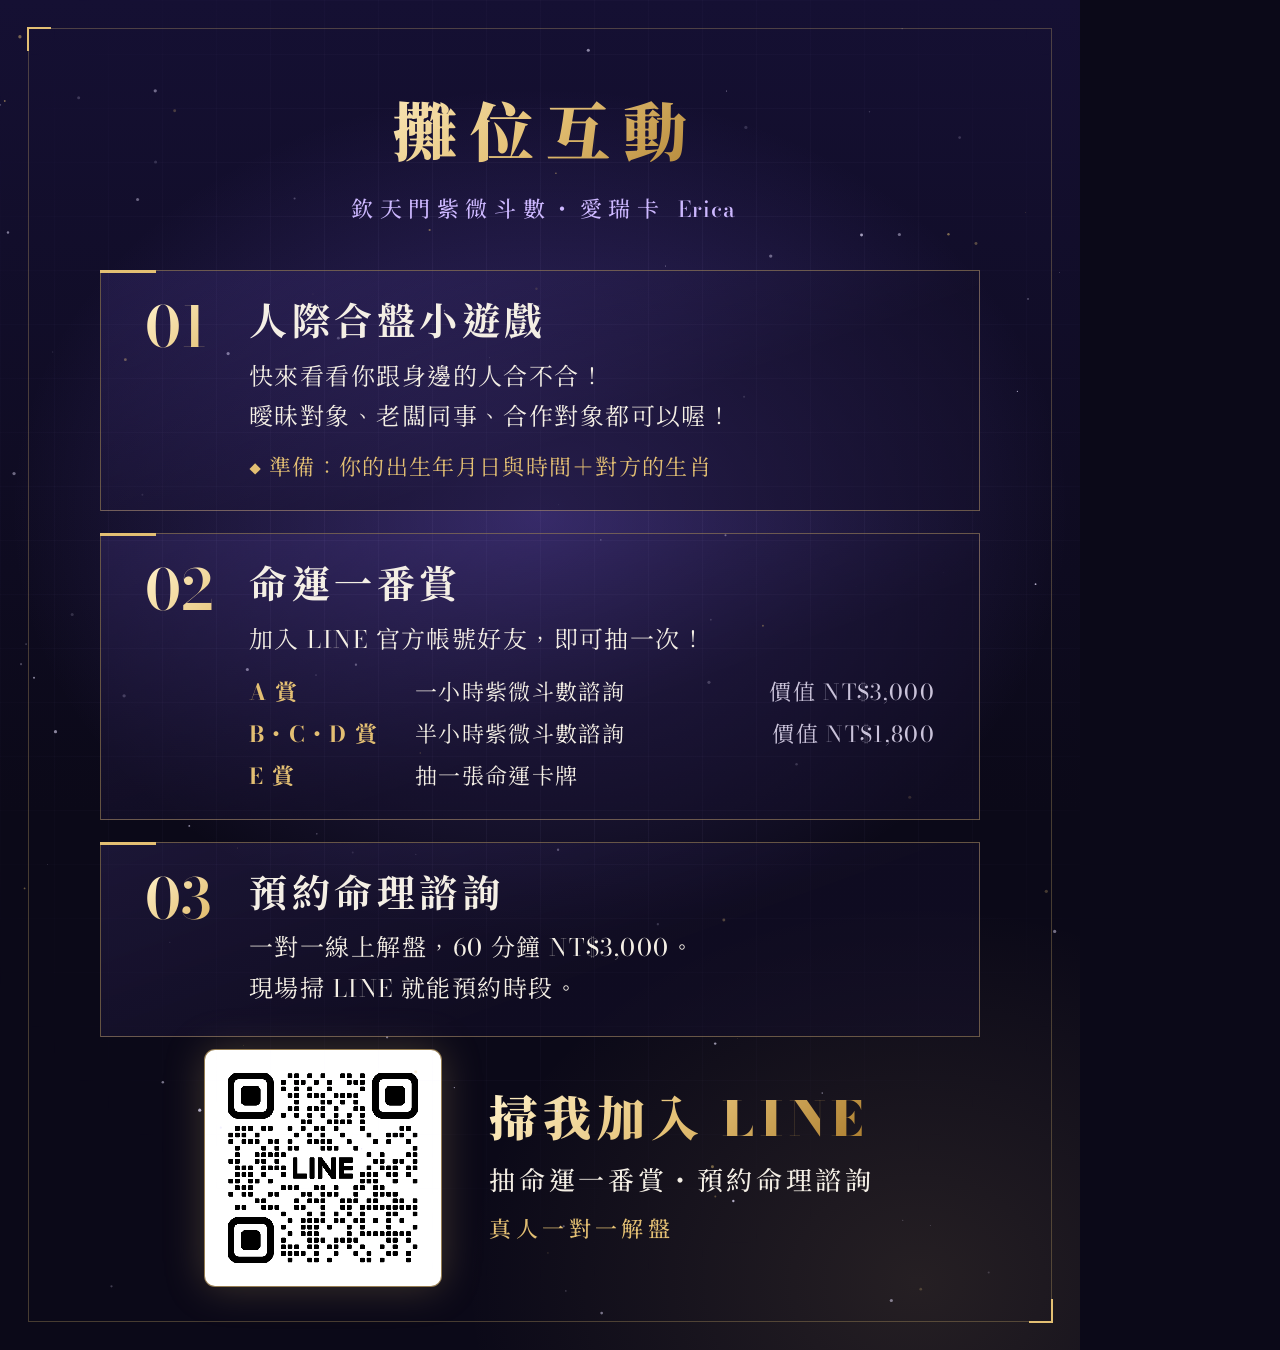
<file: line-oa/design/game.html>
<!doctype html>
<html lang="zh-Hant"><head><meta charset="utf-8"><title>攤位互動</title>
<link rel="stylesheet" href="common.css">
<link href="https://fonts.googleapis.com/css2?family=Chiron+Sung+HK:wght@300;400;500;700;900&family=Bodoni+Moda:wght@500;600;700&display=swap" rel="stylesheet">
<style>
/* 字體沿用主宣傳圖：中文昭源宋體，英文與數字 Bodoni Moda
   字級：標題 64 ／ 編號 56 ／ QR 標語 48 ／ 玩法名稱 38 ／ 說明 24・26 ／ 小字 22
   版面：直向 flex，網頁版 1080×1350；加 ?print 為白底 A4（1080×1528，輸出 2480×3508） */
.canvas{width:1080px;height:1350px;font-family:'Bodoni Moda','Chiron Sung HK',serif;
  display:flex;flex-direction:column;align-items:center;padding:84px 100px 64px}
.head{text-align:center}
.head h1{font-weight:900;font-size:64px;letter-spacing:.2em;padding-left:.2em}
.head p{margin-top:10px;font-size:22px;font-weight:500;letter-spacing:.3em;padding-left:.3em;color:var(--violet-lt)}
.head p span{letter-spacing:.04em}
.list{width:100%;margin-top:44px;display:flex;flex-direction:column;gap:22px}
.item{position:relative;display:flex;gap:32px;padding:28px 44px 26px;
  border:1px solid var(--card-line);background:var(--card-bg)}
.item::before{content:"";position:absolute;left:-1px;top:-1px;width:56px;height:3px;background:var(--gold)}
.num{flex:none;width:72px;font-weight:600;font-size:56px;line-height:1}
.body{flex:1}
.body h2{font-size:38px;font-weight:700;letter-spacing:.12em;line-height:1.2}
.body p{margin-top:12px;font-size:24px;line-height:1.7;letter-spacing:.06em;color:var(--ink)}
.body .need{margin-top:12px;font-size:22px;letter-spacing:.06em;color:var(--gold)}
.body .need::before{content:"";display:inline-block;width:8px;height:8px;margin-right:12px;transform:rotate(45deg) translateY(-3px);background:var(--gold)}
.prizes{margin-top:14px;display:flex;flex-direction:column;gap:8px}
.prizes div{display:grid;grid-template-columns:150px 1fr auto;align-items:baseline;gap:16px;font-size:22px;letter-spacing:.06em}
.prizes b{font-weight:700;color:var(--gold)}
.prizes em{font-style:normal;color:var(--ink-mid)}
.qrbar{margin-top:auto;display:flex;align-items:center;justify-content:center;gap:48px}
.qr{flex:none;width:236px;height:236px;padding:12px;background:#fff;border-radius:10px;box-shadow:var(--qr-shadow)}
.qr img{width:100%;height:100%;display:block;image-rendering:pixelated}
.qrtext h2{font-size:48px;font-weight:900;letter-spacing:.12em;line-height:1.2}
.qrtext p{margin-top:14px;font-size:26px;font-weight:500;letter-spacing:.14em;color:var(--ink)}
.qrtext small{display:block;margin-top:12px;font-size:22px;font-weight:500;letter-spacing:.2em;color:var(--gold)}
:root{--card-line:rgba(227,191,115,.4);--card-bg:linear-gradient(160deg,rgba(139,108,255,.13),rgba(20,15,42,.5) 60%);
  --qr-shadow:0 0 0 1px rgba(227,191,115,.6),0 0 40px rgba(227,191,115,.25)}
/* 白底列印版 */
html.print,html.print body{background:#fff}
.print{--ink:#1c1726;--ink-mid:#5a5366;--violet-lt:#5b4a9e;--gold-lt:#c9a24e;--gold:#9a7518;--gold-dk:#6e5210;
  --card-line:rgba(154,117,24,.45);--card-bg:#faf7f0;--qr-shadow:0 0 0 1.5px rgba(154,117,24,.7)}
.print .canvas{height:1528px;background:#fff;color:var(--ink);padding:110px 100px 96px}
.print .canvas::before,.print .stars{display:none}
.print .frame{border-color:rgba(154,117,24,.45)}
.print .list{margin-top:60px;gap:30px}
.print .item{padding:34px 44px 32px}
</style>
<script>if (location.search.includes('print')) document.documentElement.classList.add('print');</script>
</head>
<body>
<div class="canvas">
  <div class="stars" style="position:absolute;inset:0" data-seed="31" data-dipper="0"></div>
  <div class="frame"></div>
  <div class="head">
    <h1 class="gold-text">攤位互動</h1>
    <p>欽天門紫微斗數・愛瑞卡 <span>Erica</span></p>
  </div>
  <div class="list">
    <div class="item">
      <div class="num gold-text">01</div>
      <div class="body">
        <h2>人際合盤小遊戲</h2>
        <p>快來看看你跟身邊的人合不合！<br>曖昧對象、老闆同事、合作對象都可以喔！</p>
        <div class="need">準備：你的出生年月日與時間＋對方的生肖</div>
      </div>
    </div>
    <div class="item">
      <div class="num gold-text">02</div>
      <div class="body">
        <h2>命運一番賞</h2>
        <p>加入 LINE 官方帳號好友，即可抽一次！</p>
        <div class="prizes">
          <div><b>A 賞</b><span>一小時紫微斗數諮詢</span><em>價值 NT$3,000</em></div>
          <div><b>B・C・D 賞</b><span>半小時紫微斗數諮詢</span><em>價值 NT$1,800</em></div>
          <div><b>E 賞</b><span>抽一張命運卡牌</span><em></em></div>
        </div>
      </div>
    </div>
    <div class="item">
      <div class="num gold-text">03</div>
      <div class="body">
        <h2>預約命理諮詢</h2>
        <p>一對一線上解盤，60 分鐘 NT$3,000。<br>現場掃 LINE 就能預約時段。</p>
      </div>
    </div>
  </div>
  <div class="qrbar">
    <div class="qr"><img src="qr.png" alt="LINE 官方帳號 QR Code"></div>
    <div class="qrtext">
      <h2 class="gold-text">掃我加入 LINE</h2>
      <p>抽命運一番賞・預約命理諮詢</p>
      <small>真人一對一解盤</small>
    </div>
  </div>
</div>
<script src="stars.js"></script>
</body></html>
</file>
<file: line-oa/design/common.css>
@import url('https://fonts.googleapis.com/css2?family=Noto+Serif+TC:wght@400;600;700;900&family=Noto+Sans+TC:wght@300;400;500&family=Syncopate:wght@400;700&family=Space+Grotesk:wght@300;400;500&family=Cormorant+Garamond:ital,wght@0,500;1,500&display=swap');
:root{
  --bg:#0b0918; --bg2:#151033;
  --violet:#8b6cff; --violet-lt:#cdb8ff;
  --gold:#e3bf73; --gold-lt:#fff1c9; --gold-dk:#a8792a;
  --ink:#f4efe5; --ink-mid:#c9c2d9; --ink-lt:#8a82a3;
}
*{box-sizing:border-box;margin:0;padding:0}
html,body{background:var(--bg)}
body{color:var(--ink);font-family:'Noto Sans TC',sans-serif;-webkit-font-smoothing:antialiased}
.canvas{position:relative;overflow:hidden;
  background:
    radial-gradient(ellipse 70% 45% at 50% 38%, rgba(139,108,255,.32), transparent 70%),
    radial-gradient(ellipse 60% 40% at 85% 95%, rgba(227,191,115,.12), transparent 70%),
    linear-gradient(180deg,var(--bg2) 0%,var(--bg) 60%);
}
.canvas::before{content:"";position:absolute;inset:0;
  background-image:
    linear-gradient(rgba(205,184,255,.05) 1px,transparent 1px),
    linear-gradient(90deg,rgba(205,184,255,.05) 1px,transparent 1px);
  background-size:54px 54px;
  mask-image:radial-gradient(ellipse 80% 70% at 50% 40%,#000 30%,transparent 80%);
}
.stars{position:absolute;inset:0;pointer-events:none}
.frame{position:absolute;inset:28px;border:1px solid rgba(227,191,115,.28);pointer-events:none}
.frame::before,.frame::after{content:"";position:absolute;width:22px;height:22px;border:2px solid var(--gold)}
.frame::before{top:-2px;left:-2px;border-right:none;border-bottom:none}
.frame::after{bottom:-2px;right:-2px;border-left:none;border-top:none}
.eyebrow{font-family:'Syncopate',sans-serif;font-weight:700;letter-spacing:.42em;color:var(--violet-lt);text-transform:uppercase}
.serif{font-family:'Noto Serif TC',serif}
.gold-text{background:linear-gradient(135deg,var(--gold-lt),var(--gold) 50%,var(--gold-dk));-webkit-background-clip:text;background-clip:text;color:transparent}
.vane-svg{width:100%;height:100%;display:block}
.vane-branch{font-family:'Noto Serif TC',serif;font-size:15px;fill:var(--violet-lt);opacity:.75}
.compass-labels text{font-family:'Syncopate',sans-serif;font-weight:700;font-size:15px;fill:var(--gold)}
.mono{font-family:'Space Grotesk',sans-serif}
</file>
